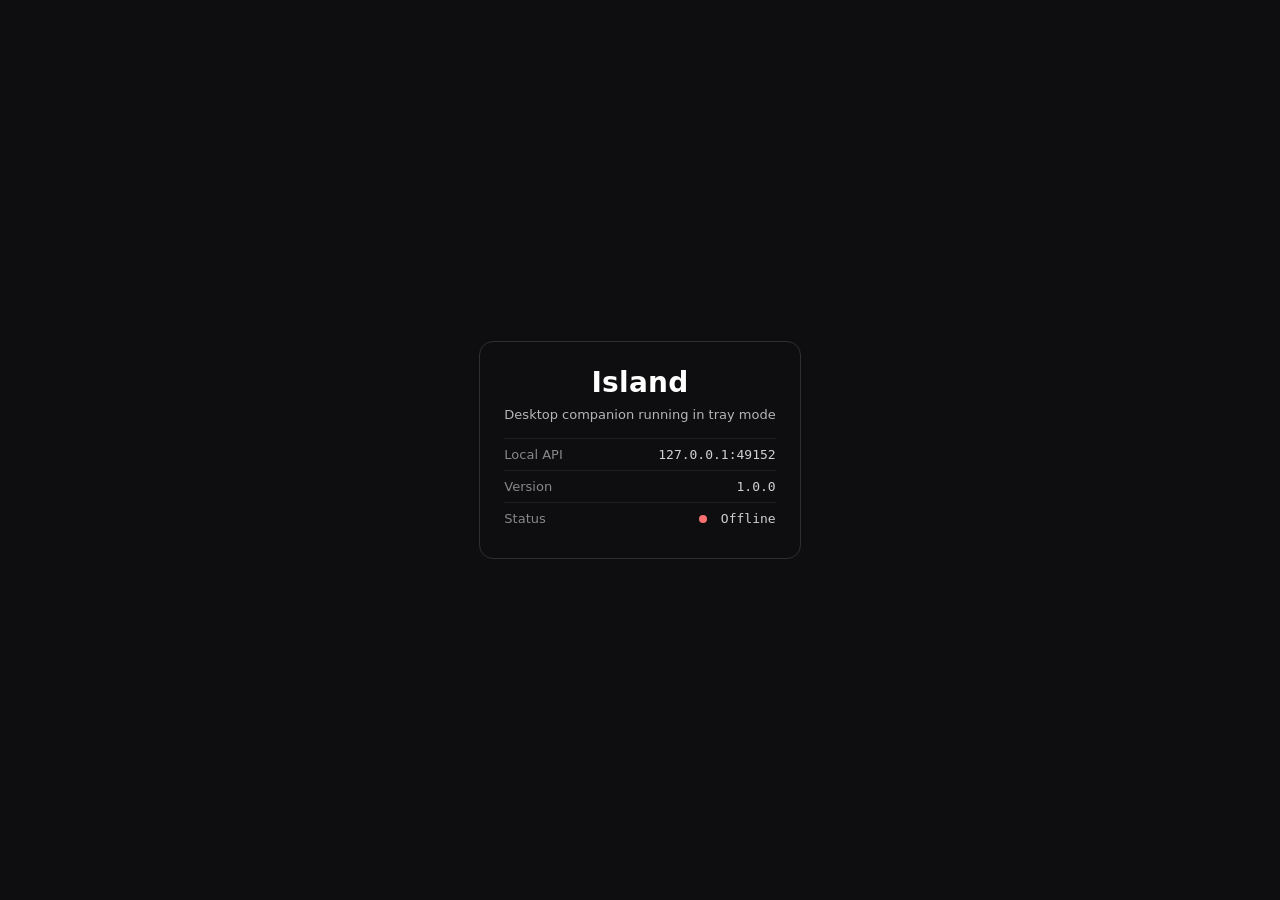
<file: app/src/index.html>
<!doctype html>
<html lang="en">
  <head>
    <meta charset="UTF-8" />
    <meta name="viewport" content="width=device-width, initial-scale=1.0" />
    <title>Island Desktop</title>
    <style>
      :root {
        color-scheme: dark;
      }
      * {
        box-sizing: border-box;
      }
      body {
        margin: 0;
        min-height: 100vh;
        display: grid;
        place-items: center;
        font-family: "IBM Plex Sans", "Segoe UI", system-ui, sans-serif;
        background: #0e0e10;
        color: #ffffff;
      }
      .card {
        border: 1px solid #2f2f33;
        border-radius: 14px;
        padding: 24px;
        max-width: 480px;
        text-align: center;
      }
      .logo {
        font-size: 28px;
        font-weight: 700;
        letter-spacing: 0.01em;
        margin-bottom: 8px;
      }
      .subtitle {
        color: #b5b5b5;
        font-size: 13px;
        margin: 0 0 16px;
      }
      .info-row {
        display: flex;
        justify-content: space-between;
        align-items: center;
        padding: 8px 0;
        border-top: 1px solid #1f1f23;
        font-size: 13px;
      }
      .info-label {
        color: #888;
      }
      .info-value {
        font-family: "SF Mono", "Fira Code", monospace;
        color: #d0d0d0;
      }
      .status-dot {
        display: inline-block;
        width: 8px;
        height: 8px;
        border-radius: 50%;
        margin-right: 6px;
      }
      .status-dot.online {
        background: #4ade80;
      }
      .status-dot.offline {
        background: #f87171;
      }
    </style>
  </head>
  <body>
    <div class="card">
      <div class="logo">Island</div>
      <p class="subtitle">Desktop companion running in tray mode</p>

      <div class="info-row">
        <span class="info-label">Local API</span>
        <span class="info-value">127.0.0.1:49152</span>
      </div>
      <div class="info-row">
        <span class="info-label">Version</span>
        <span id="version" class="info-value">1.0.0</span>
      </div>
      <div class="info-row">
        <span class="info-label">Status</span>
        <span id="api-status" class="info-value">
          <span class="status-dot" id="status-dot"></span>
          <span id="status-text">Checking…</span>
        </span>
      </div>
    </div>

    <script>
      async function checkApiStatus() {
        const dot = document.getElementById("status-dot");
        const text = document.getElementById("status-text");
        const versionEl = document.getElementById("version");
        try {
          const res = await fetch("http://127.0.0.1:49152/health");
          if (res.ok) {
            const data = await res.json();
            dot.className = "status-dot online";
            text.textContent = "Online";
            if (data.version) versionEl.textContent = data.version;
          } else {
            dot.className = "status-dot offline";
            text.textContent = "Error";
          }
        } catch {
          dot.className = "status-dot offline";
          text.textContent = "Offline";
        }
      }

      checkApiStatus();
      setInterval(checkApiStatus, 10000);
    </script>
  </body>
</html>
</file>
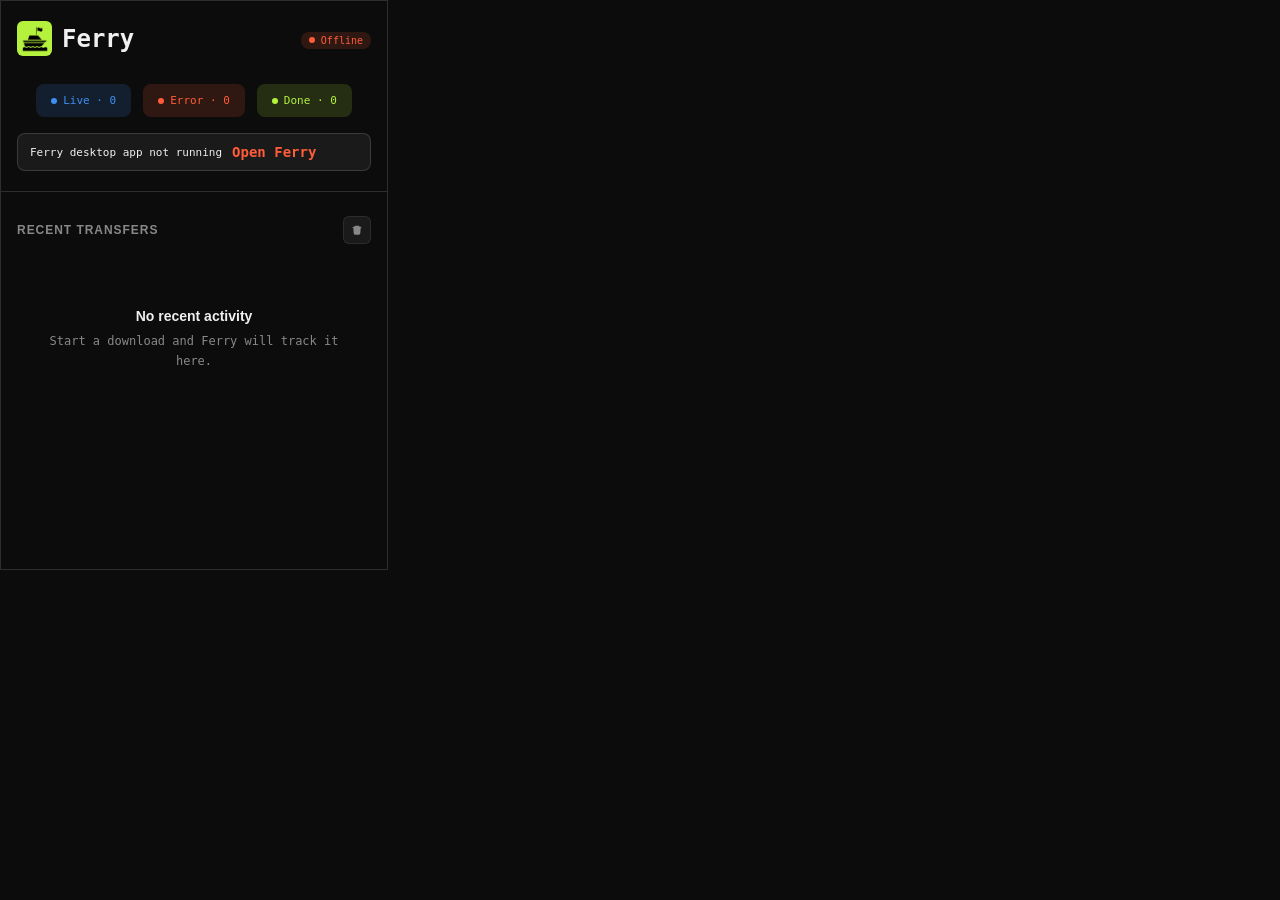
<file: extension/popup.html>
<!doctype html>
<html lang="en">
  <head>
    <meta charset="UTF-8" />
    <meta name="viewport" content="width=device-width, initial-scale=1.0" />
    <title>Ferry</title>
    <link rel="stylesheet" href="popup.css" />
  </head>
  <body>
    <main class="panel">
      <section class="top-slab">
        <div class="brand-row">
          <div class="brand-lockup">
            <div class="logo-after"><img src="./icons/extentionIcon.png" alt="icon not available"></div>
            <div class="brand-copy">
              <h1 class="name-after">Ferry</h1>
            </div>
          </div>
          <div class="brand-actions">
            <div class="status-after" id="status-pill-container">
              <div class="pill" id="status-pill">
                <div id="status-dot" class="pill-dot"></div>
                <span id="status-pill-text">Checking</span>
              </div>
            </div>
            <button id="open-settings" class="icon-btn" type="button" title="Open settings" aria-label="Open settings" style="display: none;">
              <svg viewBox="0 0 24 24" fill="none" xmlns="http://www.w3.org/2000/svg" stroke="currentColor" stroke-width="2" stroke-linecap="round" stroke-linejoin="round" class="header-settings-icon"><path d="M12.22 2h-.44a2 2 0 0 0-2 2v.18a2 2 0 0 1-1 1.73l-.43.25a2 2 0 0 1-2 0l-.15-.08a2 2 0 0 0-2.73.73l-.22.38a2 2 0 0 0 .73 2.73l.15.1a2 2 0 0 1 1 1.72v.51a2 2 0 0 1-1 1.74l-.15.09a2 2 0 0 0-.73 2.73l.22.38a2 2 0 0 0 2.73.73l.15-.08a2 2 0 0 1 2 0l.43.25a2 2 0 0 1 1 1.73V20a2 2 0 0 0 2 2h.44a2 2 0 0 0 2-2v-.18a2 2 0 0 1 1-1.73l.43-.25a2 2 0 0 1 2 0l.15.08a2 2 0 0 0 2.73-.73l.22-.39a2 2 0 0 0-.73-2.73l-.15-.08a2 2 0 0 1-1-1.74v-.5a2 2 0 0 1 1-1.74l.15-.09a2 2 0 0 0 .73-2.73l-.22-.38a2 2 0 0 0-2.73-.73l-.15.08a2 2 0 0 1-2 0l-.43-.25a2 2 0 0 1-1-1.73V4a2 2 0 0 0-2-2z"/><circle cx="12" cy="12" r="3"/></svg>
            </button>
          </div>
        </div>

        <section class="signal-row" aria-label="Live signals">
          <div class="pill pill-live" id="summary-active-pill" data-signal="active">
            <div class="pill-dot"></div>
            <span>Live · <span id="summary-active">0</span></span>
          </div>
          <div class="pill pill-error" id="summary-error-pill" data-signal="attention">
            <div class="pill-dot"></div>
            <span>Error · <span id="summary-error">0</span></span>
          </div>
          <div class="pill pill-done" id="summary-done-pill" data-signal="done">
            <div class="pill-dot"></div>
            <span>Done · <span id="summary-done">0</span></span>
          </div>
        </section>

        <div id="offline-banner" class="offline-banner" hidden>
          <div class="offline-banner-content">
            <span>Ferry desktop app not running</span>
            <div id="launch-app" class="launch-link">Open Ferry</div>
          </div>
        </div>
      </section>

      <section class="activity">
        <div class="activity-header">
          <div>
            <div class="activity-title">Recent transfers</div>
          </div>
          <div class="activity-actions">
            <button id="clear-activity" class="icon-btn" type="button" aria-label="Clear activity" title="Clear activity">
              <svg viewBox="0 0 20 20" aria-hidden="true">
                <path fill="currentColor" d="M7.25 3.75a.75.75 0 0 0-.75.75v.75H4.25a.75.75 0 0 0 0 1.5h.46l.58 8.06a2 2 0 0 0 2 1.86h5.42a2 2 0 0 0 2-1.86l.58-8.06h.46a.75.75 0 0 0 0-1.5H13.5V4.5a.75.75 0 0 0-.75-.75h-5.5Zm.75 1.5H12V5.25H8Zm-.74 2.5l.54 7.54a.5.5 0 0 0 .5.46h3.4a.5.5 0 0 0 .5-.46l.54-7.54H7.26Z" />
              </svg>
            </button>
          </div>
        </div>

        <div id="job-list" class="job-list">
          <div class="empty-state">
            <div class="empty-state-title">No recent activity</div>
            <div class="empty-state-copy">Start a transfer and Ferry will keep the deck in sync.</div>
          </div>
        </div>
      </section>
    </main>

    <script src="popup.js" type="module"></script>
  </body>
</html>
</file>
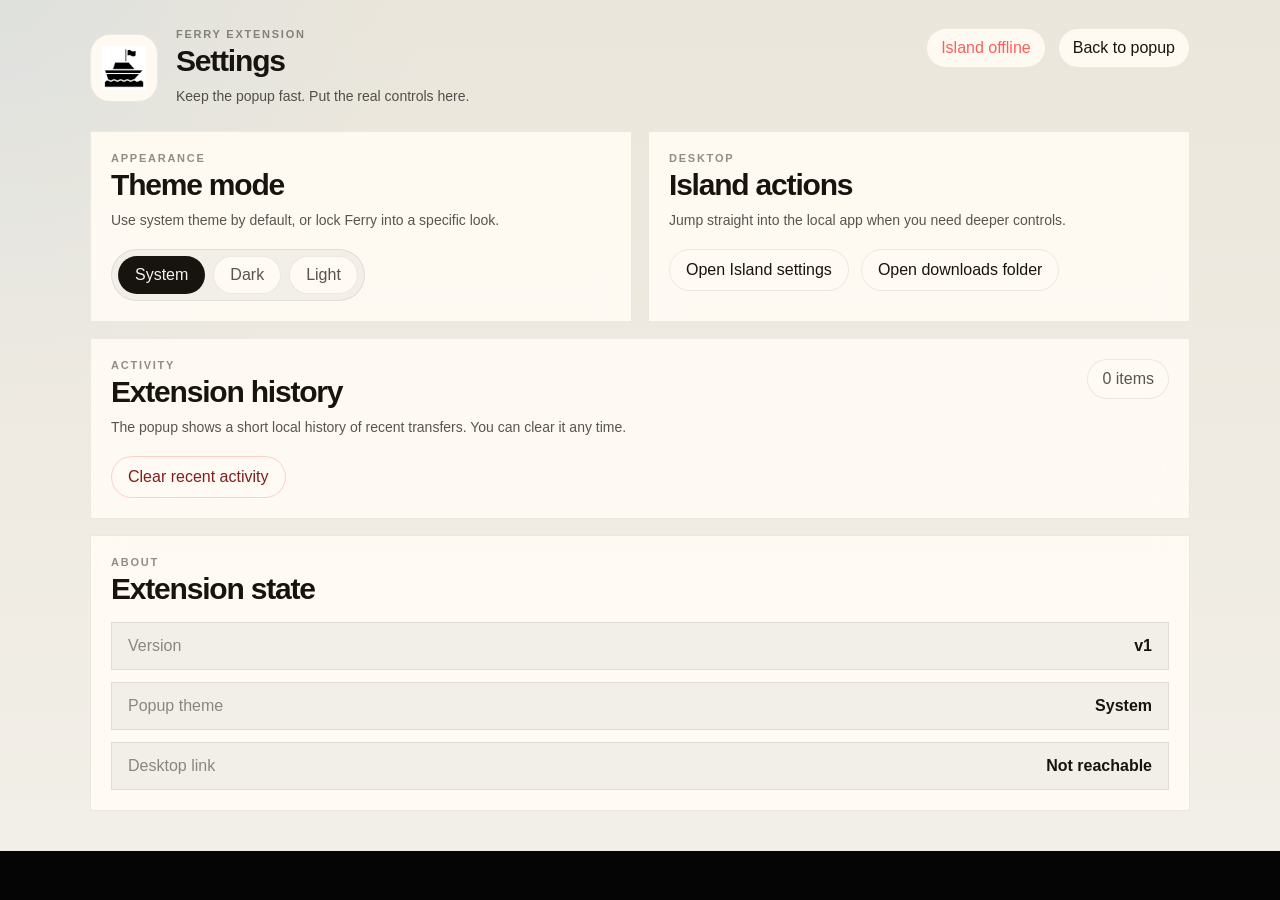
<file: extension/settings.html>
<!doctype html>
<html lang="en">
  <head>
    <meta charset="UTF-8" />
    <meta name="viewport" content="width=device-width, initial-scale=1.0" />
    <title>Ferry Settings</title>
    <link rel="stylesheet" href="settings.css" />
  </head>
  <body>
    <main class="settings-shell">
      <section class="settings-hero">
        <div class="hero-brand">
          <div class="hero-mark" aria-hidden="true">
            <img src="icons/icon128.png" alt="" class="hero-mark-image" />
          </div>
          <div class="hero-copy">
            <p class="eyebrow">Ferry extension</p>
            <h1>Settings</h1>
            <p class="hero-text">Keep the popup fast. Put the real controls here.</p>
          </div>
        </div>
        <div class="hero-side">
          <div id="settings-status" class="health-pill offline">Checking Island…</div>
          <button id="back-to-popup" class="ghost-btn" type="button">Back to popup</button>
        </div>
      </section>

      <section class="settings-grid">
        <article class="settings-card">
          <div class="card-head">
            <div>
              <p class="card-label">Appearance</p>
              <h2>Theme mode</h2>
            </div>
          </div>
          <p class="card-copy">Use system theme by default, or lock Ferry into a specific look.</p>
          <div class="segmented" role="radiogroup" aria-label="Theme mode">
            <button class="segment-btn" data-theme-mode="system" type="button">System</button>
            <button class="segment-btn" data-theme-mode="dark" type="button">Dark</button>
            <button class="segment-btn" data-theme-mode="light" type="button">Light</button>
          </div>
        </article>

        <article class="settings-card">
          <div class="card-head">
            <div>
              <p class="card-label">Desktop</p>
              <h2>Island actions</h2>
            </div>
          </div>
          <p class="card-copy">Jump straight into the local app when you need deeper controls.</p>
          <div class="action-stack">
            <button id="open-desktop-settings" class="action-btn" type="button">Open Island settings</button>
            <button id="open-desktop-downloads" class="action-btn" type="button">Open downloads folder</button>
          </div>
        </article>

        <article class="settings-card settings-card-wide">
          <div class="card-head">
            <div>
              <p class="card-label">Activity</p>
              <h2>Extension history</h2>
            </div>
            <div id="activity-count" class="badge-chip">0 items</div>
          </div>
          <p class="card-copy">The popup shows a short local history of recent transfers. You can clear it any time.</p>
          <div class="action-row">
            <button id="clear-extension-activity" class="action-btn danger-btn" type="button">Clear recent activity</button>
          </div>
        </article>

        <article class="settings-card settings-card-wide">
          <div class="card-head">
            <div>
              <p class="card-label">About</p>
              <h2>Extension state</h2>
            </div>
          </div>
          <div class="info-list">
            <div class="info-row">
              <span class="info-key">Version</span>
              <span id="extension-version" class="info-value">v1</span>
            </div>
            <div class="info-row">
              <span class="info-key">Popup theme</span>
              <span id="current-theme-mode" class="info-value">System</span>
            </div>
            <div class="info-row">
              <span class="info-key">Desktop link</span>
              <span id="desktop-link-state" class="info-value">Checking…</span>
            </div>
          </div>
        </article>
      </section>
    </main>

    <script src="settings.js" type="module"></script>
  </body>
</html>
</file>
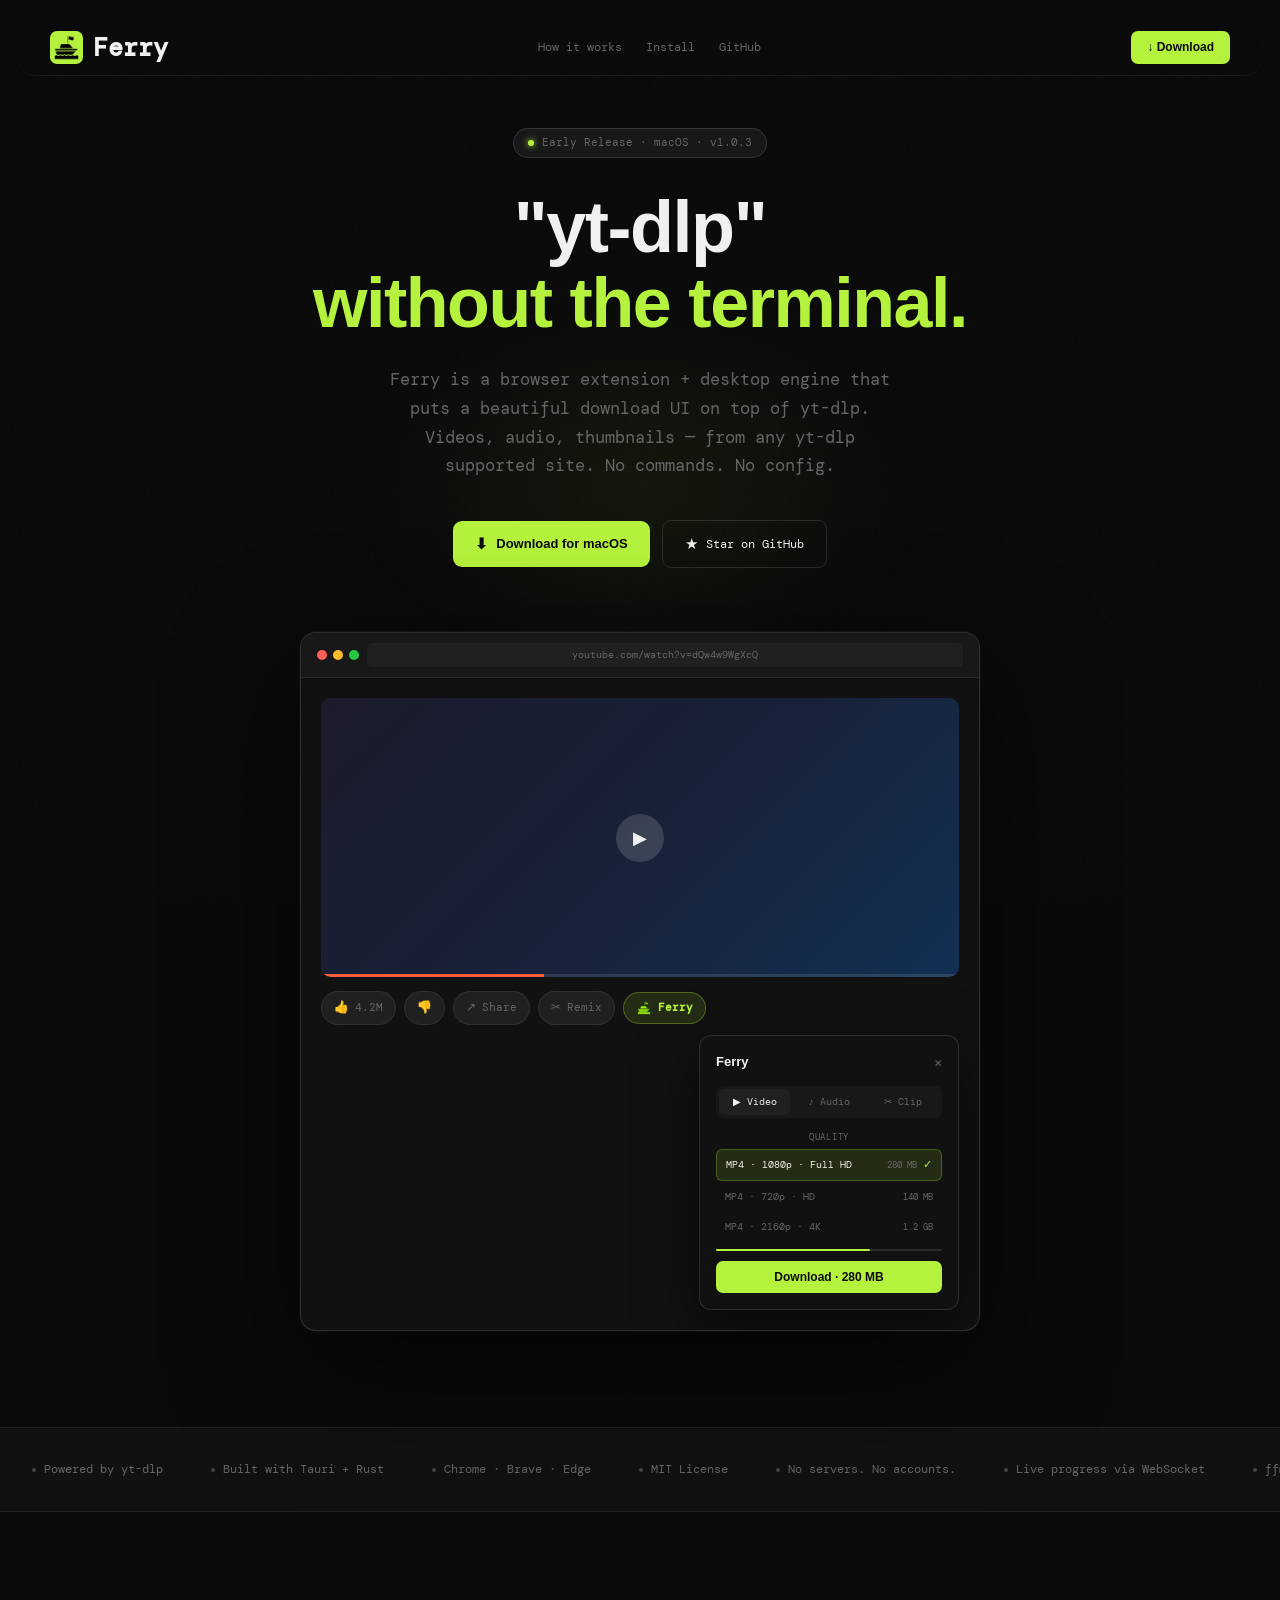
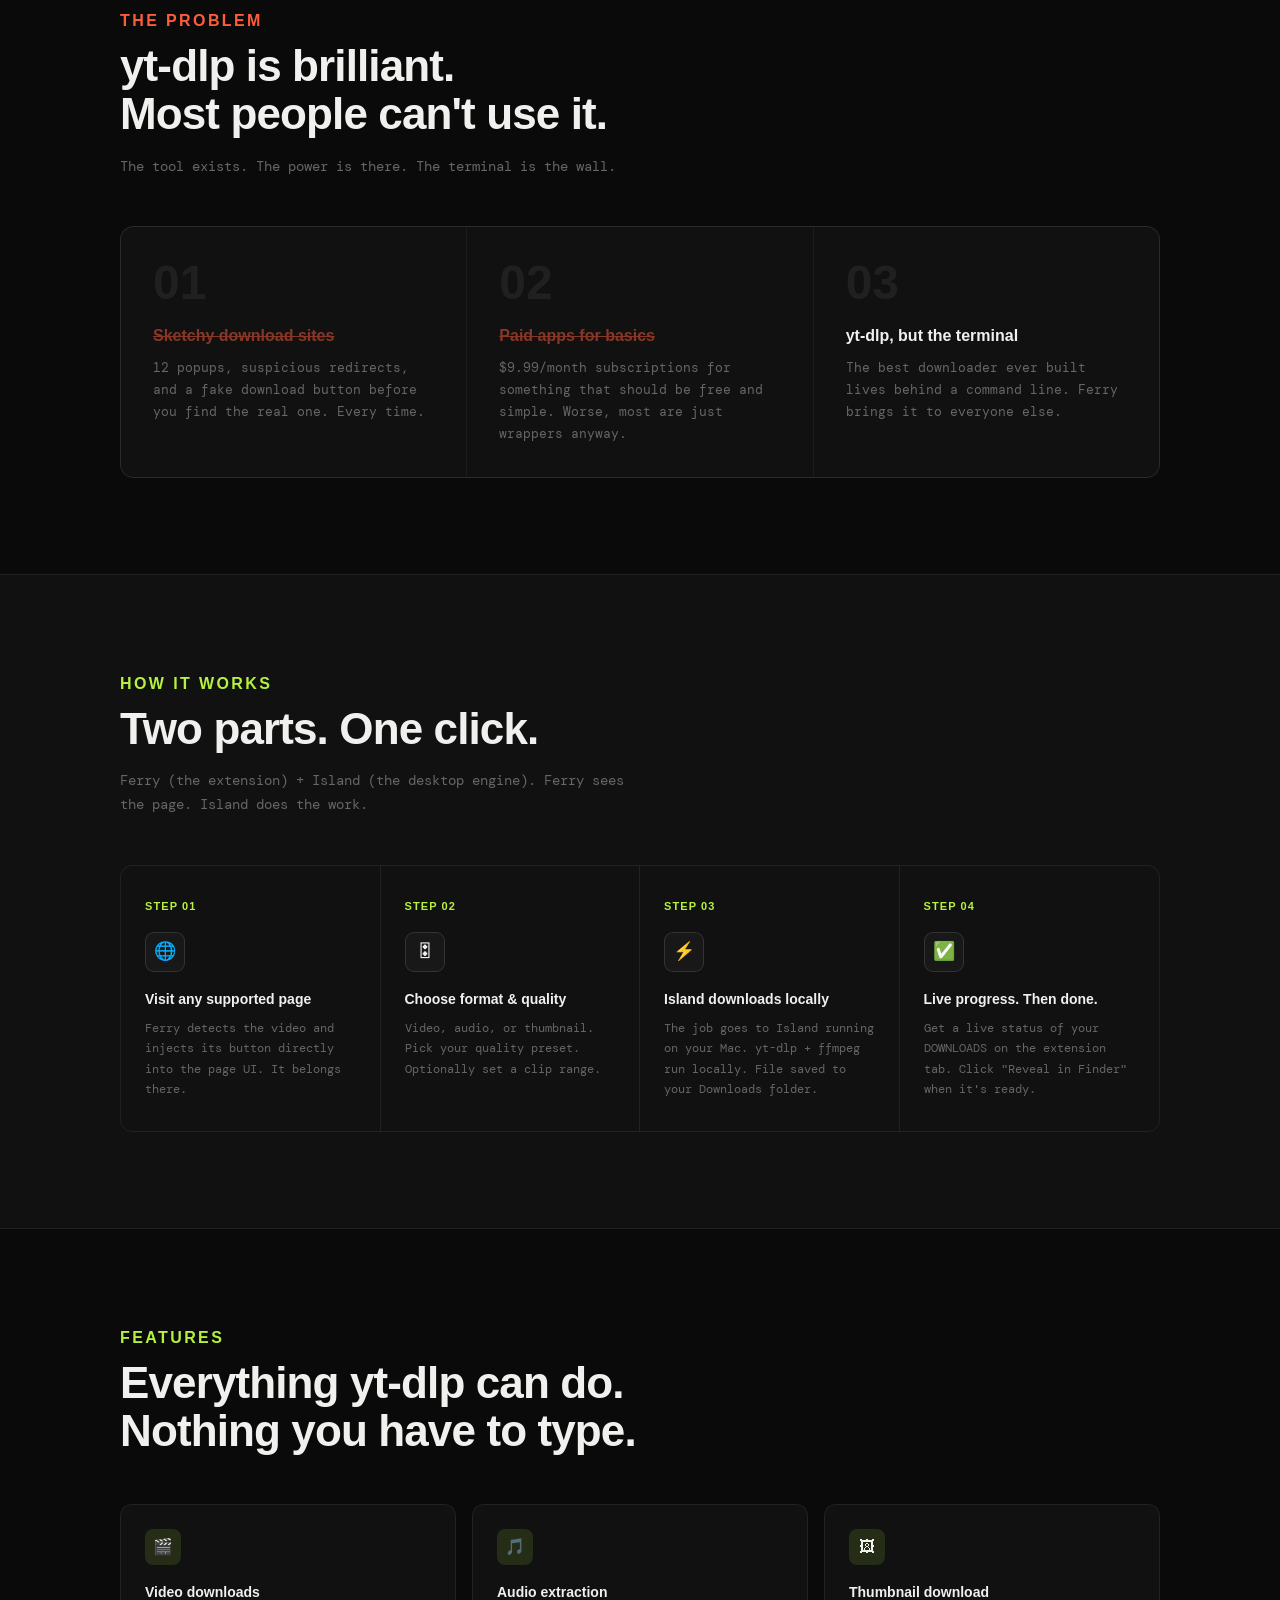
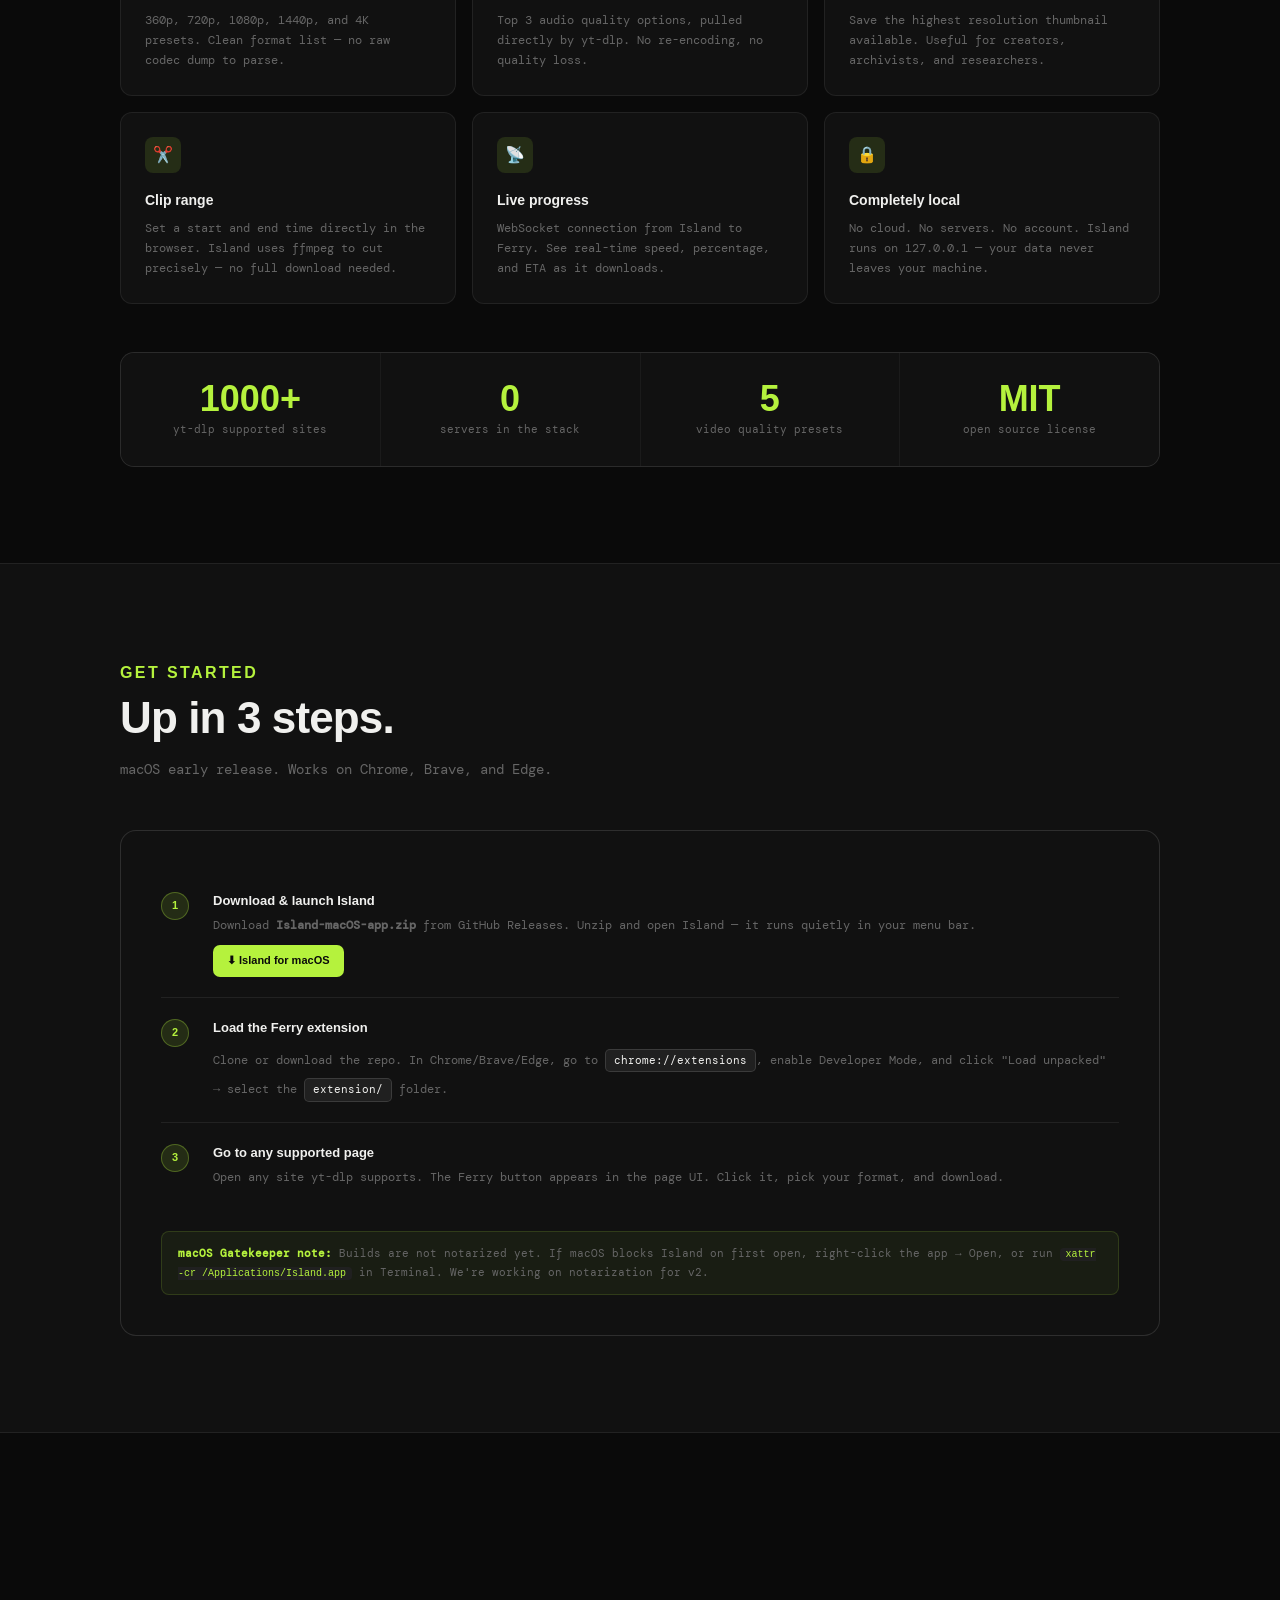
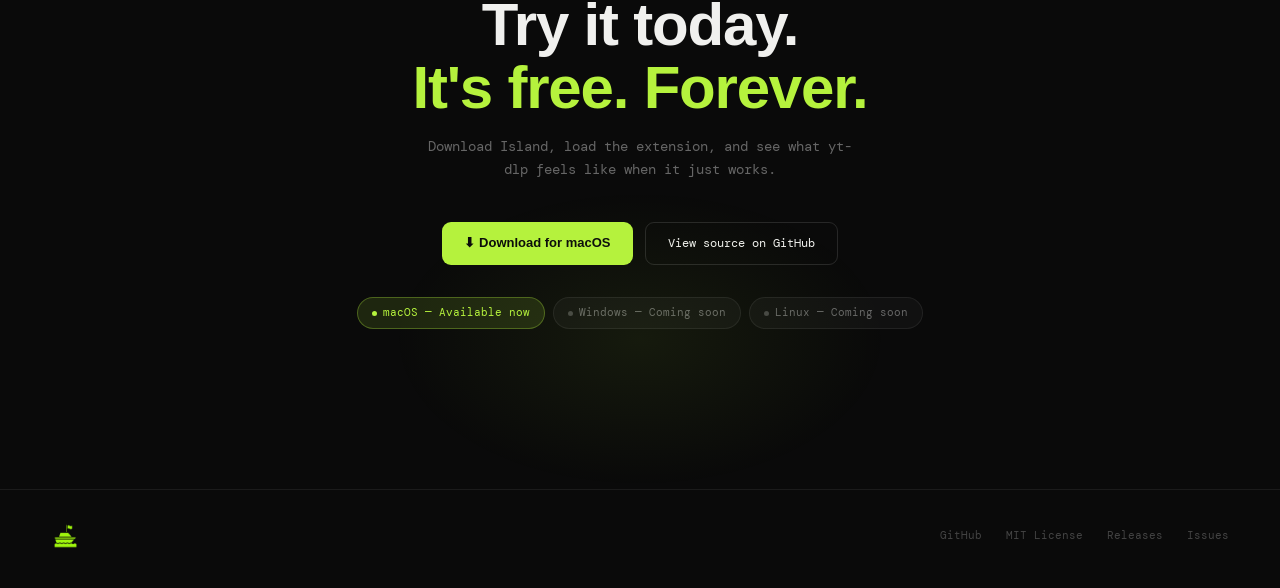
<file: Landing Page/home.html>
<!DOCTYPE html>
<html lang="en">
<head>
<meta charset="UTF-8">
<meta name="viewport" content="width=device-width, initial-scale=1.0">
<title>Ferry — yt-dlp, without the terminal</title>
<link rel="preconnect" href="https://fonts.googleapis.com">
<link href="https://fonts.googleapis.com/css2?family=Syne:wght@400;500;600;700;800&family=DM+Mono:ital,wght@0,400;0,500;1,400&display=swap" rel="stylesheet">
<link rel="stylesheet" href="home.css">
</head>
<body>

<!-- NAV -->
<nav>
  <a class="nav-logo" href="#">
    <!-- <div class="nav-logo-mark">F</div> -->
    <div class="nav-logo-mark"><img src="../extension/icons/extentionIcon.png" alt="icon not available"></div>
    Ferry
  </a>
  <div class="nav-links">
    <a href="#how">How it works</a>
    <a href="#install">Install</a>
    <a href="https://github.com/ignvaibhav/Ferry" target="_blank">GitHub</a>
  </div>
  <a class="nav-cta" href="https://github.com/ignvaibhav/Ferry/releases/tag/v1.0.3" target="_blank">↓ Download</a>
</nav>

<!-- HERO -->
<section class="hero">
  <div class="hero-glow"></div>
  <div class="hero-badge">
    <div class="hero-badge-dot"></div>
    Early Release · macOS · v1.0.3
  </div>
  <h1 class="hero-title">
    "yt-dlp"<br><span>without the terminal.</span>
  </h1>
  <p class="hero-sub">
    Ferry is a browser extension + desktop engine that puts a beautiful download UI on top of yt-dlp. Videos, audio, thumbnails — from any yt-dlp supported site. No commands. No config.
  </p>
  <div class="hero-actions">
    <a class="btn-primary" href="https://github.com/ignvaibhav/Ferry/releases/tag/v1.0.3" target="_blank">
      <span class="btn-icon">⬇</span> Download for macOS
    </a>
    <a class="btn-secondary" href="https://github.com/ignvaibhav/Ferry" target="_blank">
      <span class="btn-icon">★</span> Star on GitHub
    </a>
  </div>

  <!-- MOCKUP -->
  <div class="hero-mockup">
    <div class="mockup-bar">
      <div class="mockup-dots">
        <div class="dot dot-r"></div>
        <div class="dot dot-y"></div>
        <div class="dot dot-g"></div>
      </div>
      <div class="mockup-url">youtube.com/watch?v=dQw4w9WgXcQ</div>
    </div>
    <div class="mockup-body">
      <div class="fake-video">
        <div class="video-player">
          <div class="video-thumb-gradient"></div>
          <div class="video-play-icon">▶</div>
          <div class="video-progress"><div class="video-progress-fill"></div></div>
        </div>
        <div class="action-bar">
          <div class="yt-btn"><span class="yt-btn-icon">👍</span> 4.2M</div>
          <div class="yt-btn"><span class="yt-btn-icon">👎</span></div>
          <div class="yt-btn"><span class="yt-btn-icon">↗</span> Share</div>
          <div class="yt-btn"><span class="yt-btn-icon">✂</span> Remix</div>
          <div class="ferry-btn">
            <div class="ferry-logo-sm"><img src="../extension/icons/extentionIcon.png" alt=""></div>
            Ferry
          </div>
        </div>
        <div class="popup-wrapper">
          <div style="display:flex;justify-content:flex-end;">
            <div class="popup">
              <div class="popup-head">
                <div class="popup-title">Ferry</div>
                <div class="popup-close">×</div>
              </div>
              <div class="popup-tabs">
                <div class="ptab on">▶ Video</div>
                <div class="ptab">♪ Audio</div>
                <div class="ptab">✂ Clip</div>
              </div>
              <div class="q-label">Quality</div>
              <div class="q-item sel">
                <span>MP4 · 1080p · Full HD</span>
                <div style="display:flex;align-items:center;gap:6px">
                  <span class="q-sz">280 MB</span>
                  <span class="q-check">✓</span>
                </div>
              </div>
              <div class="q-item"><span>MP4 · 720p · HD</span><span class="q-sz">140 MB</span></div>
              <div class="q-item"><span>MP4 · 2160p · 4K</span><span class="q-sz">1.2 GB</span></div>
              <div class="prog-track"><div class="prog-fill" id="pf"></div></div>
              <button class="dl-button">Download · 280 MB</button>
            </div>
          </div>
        </div>
      </div>
    </div>
  </div>
</section>

<!-- TECH STRIP -->
<div class="tech-strip">
  <div class="tech-inner">
    <div class="tech-item"><div class="tech-dot"></div>Powered by yt-dlp</div>
    <div class="tech-item"><div class="tech-dot"></div>Built with Tauri + Rust</div>
    <div class="tech-item"><div class="tech-dot"></div>Chrome · Brave · Edge</div>
    <div class="tech-item"><div class="tech-dot"></div>MIT License</div>
    <div class="tech-item"><div class="tech-dot"></div>No servers. No accounts.</div>
    <div class="tech-item"><div class="tech-dot"></div>Live progress via WebSocket</div>
    <div class="tech-item"><div class="tech-dot"></div>ffmpeg bundled</div>
    <div class="tech-item"><div class="tech-dot"></div>Local-first · Private by design</div>
    <!-- duplicate for seamless scroll -->
    <div class="tech-item"><div class="tech-dot"></div>Powered by yt-dlp</div>
    <div class="tech-item"><div class="tech-dot"></div>Built with Tauri + Rust</div>
    <div class="tech-item"><div class="tech-dot"></div>Chrome · Brave · Edge</div>
    <div class="tech-item"><div class="tech-dot"></div>MIT License</div>
    <div class="tech-item"><div class="tech-dot"></div>No servers. No accounts.</div>
    <div class="tech-item"><div class="tech-dot"></div>Live progress via WebSocket</div>
    <div class="tech-item"><div class="tech-dot"></div>ffmpeg bundled</div>
    <div class="tech-item"><div class="tech-dot"></div>Local-first · Private by design</div>
  </div>
</div>

<!-- PROBLEM -->
<section>
  <div class="container">
    <div class="section-label" id="problem-label">The Problem</div>
    <h2 class="section-title">yt-dlp is brilliant.<br>Most people can't use it.</h2>
    <p class="section-sub">The tool exists. The power is there. The terminal is the wall.</p>
    <div class="problem-grid">
      <div class="problem-card">
        <div class="problem-num">01</div>
        <div class="problem-title"><span class="problem-strike">Sketchy download sites</span></div>
        <p class="problem-text">12 popups, suspicious redirects, and a fake download button before you find the real one. Every time.</p>
      </div>
      <div class="problem-card">
        <div class="problem-num">02</div>
        <div class="problem-title"><span class="problem-strike">Paid apps for basics</span></div>
        <p class="problem-text">$9.99/month subscriptions for something that should be free and simple. Worse, most are just wrappers anyway.</p>
      </div>
      <div class="problem-card">
        <div class="problem-num">03</div>
        <div class="problem-title">yt-dlp, but the terminal</div>
        <p class="problem-text">The best downloader ever built lives behind a command line. Ferry brings it to everyone else.</p>
      </div>
    </div>
  </div>
</section>

<!-- HOW IT WORKS -->
<section id="how" style="background:var(--s1);border-top:0.5px solid var(--border);border-bottom:0.5px solid var(--border)">
  <div class="container">
    <div class="section-label">How It Works</div>
    <h2 class="section-title">Two parts. One click.</h2>
    <p class="section-sub">Ferry (the extension) + Island (the desktop engine). Ferry sees the page. Island does the work.</p>
    <div class="flow" style="margin-top:3rem;border:0.5px solid var(--border);border-radius:12px;overflow:hidden">
      <div class="flow-step">
        <div class="step-num">STEP 01</div>
        <div class="step-icon">🌐</div>
        <div class="step-title">Visit any supported page</div>
        <p class="step-text">Ferry detects the video and injects its button directly into the page UI. It belongs there.</p>
      </div>
      <div class="flow-step">
        <div class="step-num">STEP 02</div>
        <div class="step-icon">🎛</div>
        <div class="step-title">Choose format & quality</div>
        <p class="step-text">Video, audio, or thumbnail. Pick your quality preset. Optionally set a clip range.</p>
      </div>
      <div class="flow-step">
        <div class="step-num">STEP 03</div>
        <div class="step-icon">⚡</div>
        <div class="step-title">Island downloads locally</div>
        <p class="step-text">The job goes to Island running on your Mac. yt-dlp + ffmpeg run locally. File saved to your Downloads folder.</p>
      </div>
      <div class="flow-step">
        <div class="step-num">STEP 04</div>
        <div class="step-icon">✅</div>
        <div class="step-title">Live progress. Then done.</div>
        <p class="step-text">Get a live status of your DOWNLOADS on the extension tab. Click "Reveal in Finder" when it's ready.</p>
      </div>
    </div>
  </div>
</section>

<!-- FEATURES -->
<section>
  <div class="container">
    <div class="section-label">Features</div>
    <h2 class="section-title">Everything yt-dlp can do.<br>Nothing you have to type.</h2>
    <div class="features-grid">
      <div class="feature-card">
        <div class="feat-icon">🎬</div>
        <div class="feat-title">Video downloads</div>
        <p class="feat-text">360p, 720p, 1080p, 1440p, and 4K presets. Clean format list — no raw codec dump to parse.</p>
      </div>
      <div class="feature-card">
        <div class="feat-icon">🎵</div>
        <div class="feat-title">Audio extraction</div>
        <p class="feat-text">Top 3 audio quality options, pulled directly by yt-dlp. No re-encoding, no quality loss.</p>
      </div>
      <div class="feature-card">
        <div class="feat-icon">🖼</div>
        <div class="feat-title">Thumbnail download</div>
        <p class="feat-text">Save the highest resolution thumbnail available. Useful for creators, archivists, and researchers.</p>
      </div>
      <div class="feature-card">
        <div class="feat-icon">✂️</div>
        <div class="feat-title">Clip range</div>
        <p class="feat-text">Set a start and end time directly in the browser. Island uses ffmpeg to cut precisely — no full download needed.</p>
      </div>
      <div class="feature-card">
        <div class="feat-icon">📡</div>
        <div class="feat-title">Live progress</div>
        <p class="feat-text">WebSocket connection from Island to Ferry. See real-time speed, percentage, and ETA as it downloads.</p>
      </div>
      <div class="feature-card">
        <div class="feat-icon">🔒</div>
        <div class="feat-title">Completely local</div>
        <p class="feat-text">No cloud. No servers. No account. Island runs on 127.0.0.1 — your data never leaves your machine.</p>
      </div>
    </div>

    <!-- STATS -->
    <div class="stats-row">
      <div class="stat-cell">
        <div class="stat-num">1000+</div>
        <div class="stat-label">yt-dlp supported sites</div>
      </div>
      <div class="stat-cell">
        <div class="stat-num">0</div>
        <div class="stat-label">servers in the stack</div>
      </div>
      <div class="stat-cell">
        <div class="stat-num">5</div>
        <div class="stat-label">video quality presets</div>
      </div>
      <div class="stat-cell">
        <div class="stat-num">MIT</div>
        <div class="stat-label">open source license</div>
      </div>
    </div>
  </div>
</section>

<!-- INSTALL -->
<section id="install" style="background:var(--s1);border-top:0.5px solid var(--border);border-bottom:0.5px solid var(--border)">
  <div class="container">
    <div class="section-label">Get Started</div>
    <h2 class="section-title">Up in 3 steps.</h2>
    <p class="section-sub">macOS early release. Works on Chrome, Brave, and Edge.</p>

    <div class="install-box">
      <div class="install-steps">
        <div class="install-step">
          <div class="step-circle">1</div>
          <div>
            <div class="install-title">Download & launch Island</div>
            <div class="install-sub">Download <strong>Island-macOS-app.zip</strong> from GitHub Releases. Unzip and open Island — it runs quietly in your menu bar.</div>
            <a href="https://github.com/ignvaibhav/Ferry/releases/tag/v1.0.3" target="_blank" style="display:inline-flex;align-items:center;gap:6px;margin-top:10px;background:var(--accent);color:#0a0a0a;font-family:var(--display);font-size:11px;font-weight:700;padding:7px 14px;border-radius:7px;text-decoration:none">⬇ Island for macOS</a>
          </div>
        </div>
        <div class="install-step">
          <div class="step-circle">2</div>
          <div>
            <div class="install-title">Load the Ferry extension</div>
            <div class="install-sub">
              Clone or download the repo. In Chrome/Brave/Edge, go to <span class="code-chip">chrome://extensions</span>, enable Developer Mode, and click "Load unpacked" → select the <span class="code-chip">extension/</span> folder.
            </div>
          </div>
        </div>
        <div class="install-step">
          <div class="step-circle">3</div>
          <div>
            <div class="install-title">Go to any supported page</div>
            <div class="install-sub">Open any site yt-dlp supports. The Ferry button appears in the page UI. Click it, pick your format, and download.</div>
          </div>
        </div>
      </div>
      <div class="gatekeeper-note">
        <strong style="color:var(--accent)">macOS Gatekeeper note:</strong> Builds are not notarized yet. If macOS blocks Island on first open, right-click the app → Open, or run <code>xattr -cr /Applications/Island.app</code> in Terminal. We're working on notarization for v2.
      </div>
    </div>
  </div>
</section>

<!-- OPEN SOURCE 
<section>
  <div class="container">
    <div class="os-block">
      <div class="os-left">
        <div class="os-title">Fully open source.</div>
        <div class="os-sub">Ferry + Island are MIT licensed. No telemetry. No analytics. No hidden calls home. Read the code, fork it, make it yours.</div>
        <div class="os-badges">
          <span class="badge badge-accent">MIT License</span>
          <span class="badge">Rust + JavaScript</span>
          <span class="badge">Tauri v2</span>
          <span class="badge">yt-dlp</span>
          <span class="badge">ffmpeg bundled</span>
        </div>
      </div>
      <a class="github-btn" href="https://github.com/ignvaibhav/Ferry" target="_blank">
        <svg width="16" height="16" viewBox="0 0 24 24" fill="currentColor"><path d="M12 0c-6.626 0-12 5.373-12 12 0 5.302 3.438 9.8 8.207 11.387.599.111.793-.261.793-.577v-2.234c-3.338.726-4.033-1.416-4.033-1.416-.546-1.387-1.333-1.756-1.333-1.756-1.089-.745.083-.729.083-.729 1.205.084 1.839 1.237 1.839 1.237 1.07 1.834 2.807 1.304 3.492.997.107-.775.418-1.305.762-1.604-2.665-.305-5.467-1.334-5.467-5.931 0-1.311.469-2.381 1.236-3.221-.124-.303-.535-1.524.117-3.176 0 0 1.008-.322 3.301 1.23.957-.266 1.983-.399 3.003-.404 1.02.005 2.047.138 3.006.404 2.291-1.552 3.297-1.23 3.297-1.23.653 1.653.242 2.874.118 3.176.77.84 1.235 1.911 1.235 3.221 0 4.609-2.807 5.624-5.479 5.921.43.372.823 1.102.823 2.222v3.293c0 .319.192.694.801.576 4.765-1.589 8.199-6.086 8.199-11.386 0-6.627-5.373-12-12-12z"/></svg>
        View on GitHub
      </a>
    </div>
  </div>
</section> -->

<!-- FINAL CTA -->
<section class="cta-section">
  <div class="cta-glow"></div>
  <h2 class="cta-title">Try it today.<br><span style="color:var(--accent)">It's free. Forever.</span></h2>
  <p class="cta-sub">Download Island, load the extension, and see what yt-dlp feels like when it just works.</p>
  <div style="display:flex;align-items:center;justify-content:center;gap:12px;flex-wrap:wrap">
    <a class="btn-primary" href="https://github.com/ignvaibhav/Ferry/releases/tag/v1.0.3" target="_blank">
      ⬇ Download for macOS
    </a>
    <a class="btn-secondary" href="https://github.com/ignvaibhav/Ferry" target="_blank">
      View source on GitHub
    </a>
  </div>
  <div class="platform-row">
    <div class="platform-pill platform-active">
      <div class="platform-dot" style="background:var(--accent)"></div>
      macOS — Available now
    </div>
    <div class="platform-pill">
      <div class="platform-dot" style="background:var(--muted2)"></div>
      Windows — Coming soon
    </div>
    <div class="platform-pill">
      <div class="platform-dot" style="background:var(--muted2)"></div>
      Linux — Coming soon
    </div>
  </div>
</section>

<!-- FOOTER -->
<footer>
  <a class="footer-logo" href="#">
    <div class="ferry-logo-sm"><img src="../extension/icons/extentionIcon.png" alt=""></div>
  </a>
  <div class="footer-links">
    <a href="https://github.com/ignvaibhav/Ferry" target="_blank">GitHub</a>
    <a href="https://github.com/ignvaibhav/Ferry/blob/master/LICENSE" target="_blank">MIT License</a>
    <a href="https://github.com/ignvaibhav/Ferry/releases" target="_blank">Releases</a>
    <a href="https://github.com/ignvaibhav/Ferry/issues" target="_blank">Issues</a>
  </div>
  <!-- <div style="font-size:11px;color:var(--muted2)">Built with Tauri · Rust · yt-dlp</div> -->
</footer>

<script src="home.js"></script>
</body>
</html>
</file>
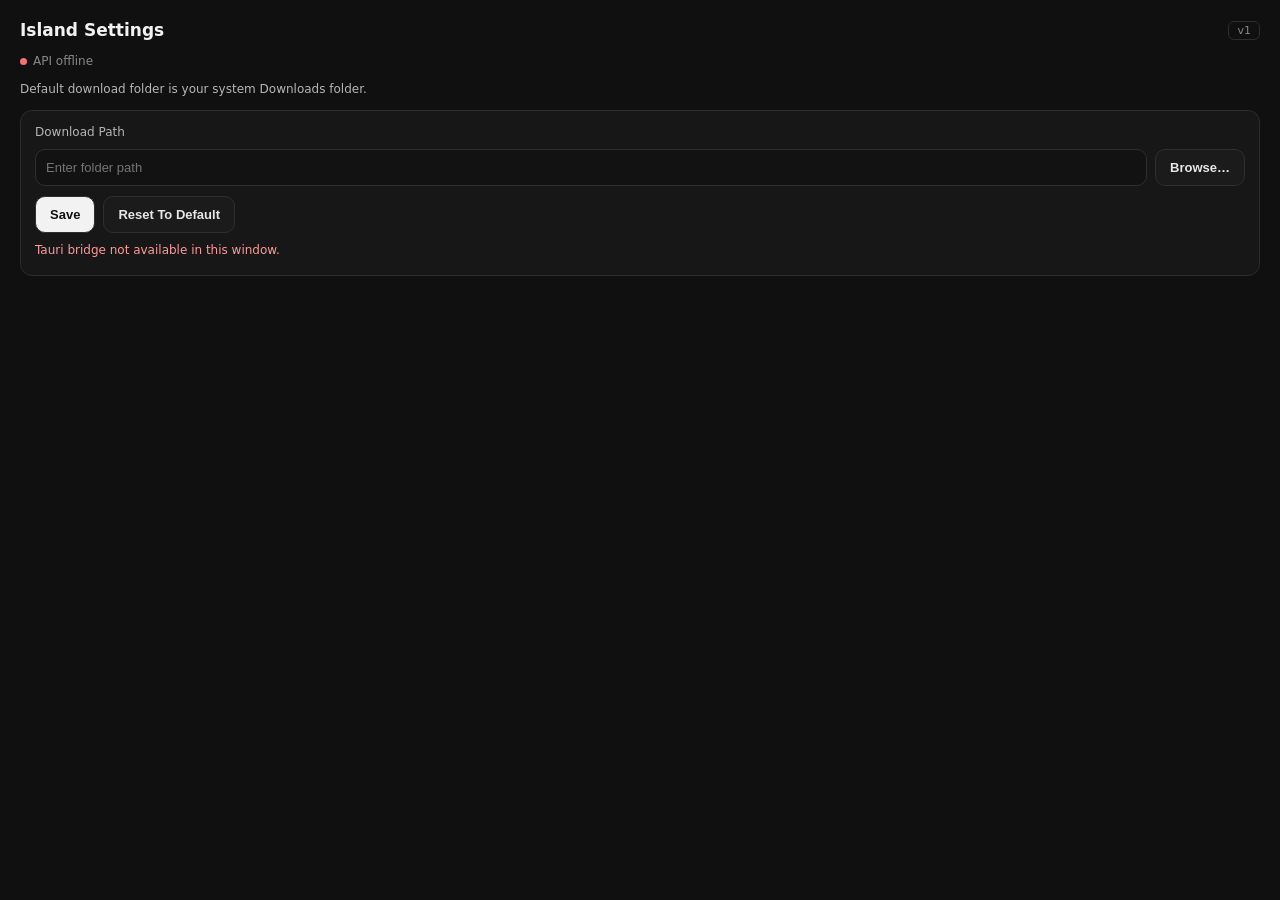
<file: app/src/settings.html>
<!doctype html>
<html lang="en">
  <head>
    <meta charset="UTF-8" />
    <meta name="viewport" content="width=device-width, initial-scale=1.0" />
    <title>Island Settings</title>
    <style>
      :root {
        color-scheme: dark;
      }
      * {
        box-sizing: border-box;
      }
      body {
        margin: 0;
        font-family: "IBM Plex Sans", "Segoe UI", system-ui, sans-serif;
        background: #101010;
        color: #f2f2f2;
      }
      main {
        padding: 20px;
        display: grid;
        gap: 14px;
      }
      .header {
        display: flex;
        align-items: center;
        justify-content: space-between;
      }
      h1 {
        margin: 0;
        font-size: 17px;
        font-weight: 650;
      }
      .version-badge {
        font-size: 11px;
        color: #888;
        border: 1px solid #2d2d2d;
        border-radius: 6px;
        padding: 2px 8px;
      }
      .muted {
        color: #b6b6b6;
        font-size: 12px;
      }
      .card {
        border: 1px solid #2d2d2d;
        border-radius: 12px;
        background: #171717;
        padding: 14px;
        display: grid;
        gap: 10px;
      }
      input {
        width: 100%;
        border: 1px solid #2f2f2f;
        border-radius: 10px;
        padding: 10px;
        background: #121212;
        color: #f2f2f2;
        font-size: 13px;
      }
      .row {
        display: flex;
        gap: 8px;
      }
      button {
        border: 1px solid #2f2f2f;
        border-radius: 10px;
        padding: 10px 14px;
        background: #f2f2f2;
        color: #111;
        cursor: pointer;
        font-weight: 600;
        font-size: 13px;
        transition: opacity 0.15s ease;
      }
      button:hover {
        opacity: 0.9;
      }
      button.secondary {
        background: #1b1b1b;
        color: #e7e7e7;
      }
      #message {
        min-height: 18px;
        font-size: 12px;
      }
      .status-row {
        display: flex;
        align-items: center;
        gap: 6px;
        font-size: 12px;
        color: #888;
      }
      .status-dot {
        width: 7px;
        height: 7px;
        border-radius: 50%;
      }
      .status-dot.online {
        background: #4ade80;
      }
      .status-dot.offline {
        background: #f87171;
      }
    </style>
  </head>
  <body>
    <main>
      <div class="header">
        <h1>Island Settings</h1>
        <span id="version-badge" class="version-badge">v1</span>
      </div>
      <div class="status-row">
        <span id="status-dot" class="status-dot"></span>
        <span id="status-text">Checking API…</span>
      </div>
      <div class="muted">Default download folder is your system Downloads folder.</div>

      <div class="card">
        <label class="muted" for="download-path">Download Path</label>
        <div class="row">
          <input id="download-path" type="text" placeholder="Enter folder path" />
          <button id="browse-btn" class="secondary">Browse…</button>
        </div>
        <div class="row">
          <button id="save-btn">Save</button>
          <button id="reset-btn" class="secondary">Reset To Default</button>
        </div>
        <div id="message" class="muted"></div>
      </div>
    </main>

    <script>
      const invoke =
        window.__TAURI__?.core?.invoke ||
        window.__TAURI_INTERNALS__?.invoke ||
        null;
      const pathInput = document.getElementById("download-path");
      const browseBtn = document.getElementById("browse-btn");
      const saveBtn = document.getElementById("save-btn");
      const resetBtn = document.getElementById("reset-btn");
      const message = document.getElementById("message");
      const statusDot = document.getElementById("status-dot");
      const statusText = document.getElementById("status-text");
      const versionBadge = document.getElementById("version-badge");

      function setMessage(text, isError = false) {
        message.textContent = text;
        message.style.color = isError ? "#ff9a9a" : "#b6b6b6";
      }

      async function checkApiStatus() {
        try {
          const res = await fetch("http://127.0.0.1:49152/health");
          if (res.ok) {
            const data = await res.json();
            statusDot.className = "status-dot online";
            statusText.textContent = "API online";
            if (data.version) versionBadge.textContent = `v${data.version}`;
          } else {
            statusDot.className = "status-dot offline";
            statusText.textContent = "API error";
          }
        } catch {
          statusDot.className = "status-dot offline";
          statusText.textContent = "API offline";
        }
      }

      async function loadSettings() {
        if (!invoke) {
          setMessage("Tauri bridge not available in this window.", true);
          return;
        }
        try {
          const data = await invoke("get_download_settings");
          pathInput.value = data.current_download_dir || data.default_download_dir || "";
          setMessage(`Default: ${data.default_download_dir}`);
        } catch (error) {
          setMessage(String(error || "Failed to load settings"), true);
        }
      }

      saveBtn.addEventListener("click", async () => {
        const path = pathInput.value.trim();
        if (!path) {
          setMessage("Download path cannot be empty.", true);
          return;
        }
        try {
          if (!invoke) throw new Error("Tauri bridge not available");
          const data = await invoke("set_download_directory", { path });
          pathInput.value = data.current_download_dir;
          setMessage("Download path updated.");
        } catch (error) {
          setMessage(String(error || "Failed to save path"), true);
        }
      });

      browseBtn.addEventListener("click", async () => {
        try {
          if (!invoke) throw new Error("Tauri bridge not available");
          const selected = await invoke("browse_download_directory", {
            currentPath: pathInput.value.trim() || null,
          });
          if (selected) {
            pathInput.value = selected;
            setMessage("Folder selected.");
          }
        } catch (error) {
          setMessage(String(error || "Failed to browse folder"), true);
        }
      });

      resetBtn.addEventListener("click", async () => {
        try {
          if (!invoke) throw new Error("Tauri bridge not available");
          const data = await invoke("reset_download_directory");
          pathInput.value = data.current_download_dir;
          setMessage(`Using default: ${data.default_download_dir}`);
        } catch (error) {
          setMessage(String(error || "Failed to reset path"), true);
        }
      });

      loadSettings();
      checkApiStatus();
      setInterval(checkApiStatus, 10000);
    </script>
  </body>
</html>
</file>
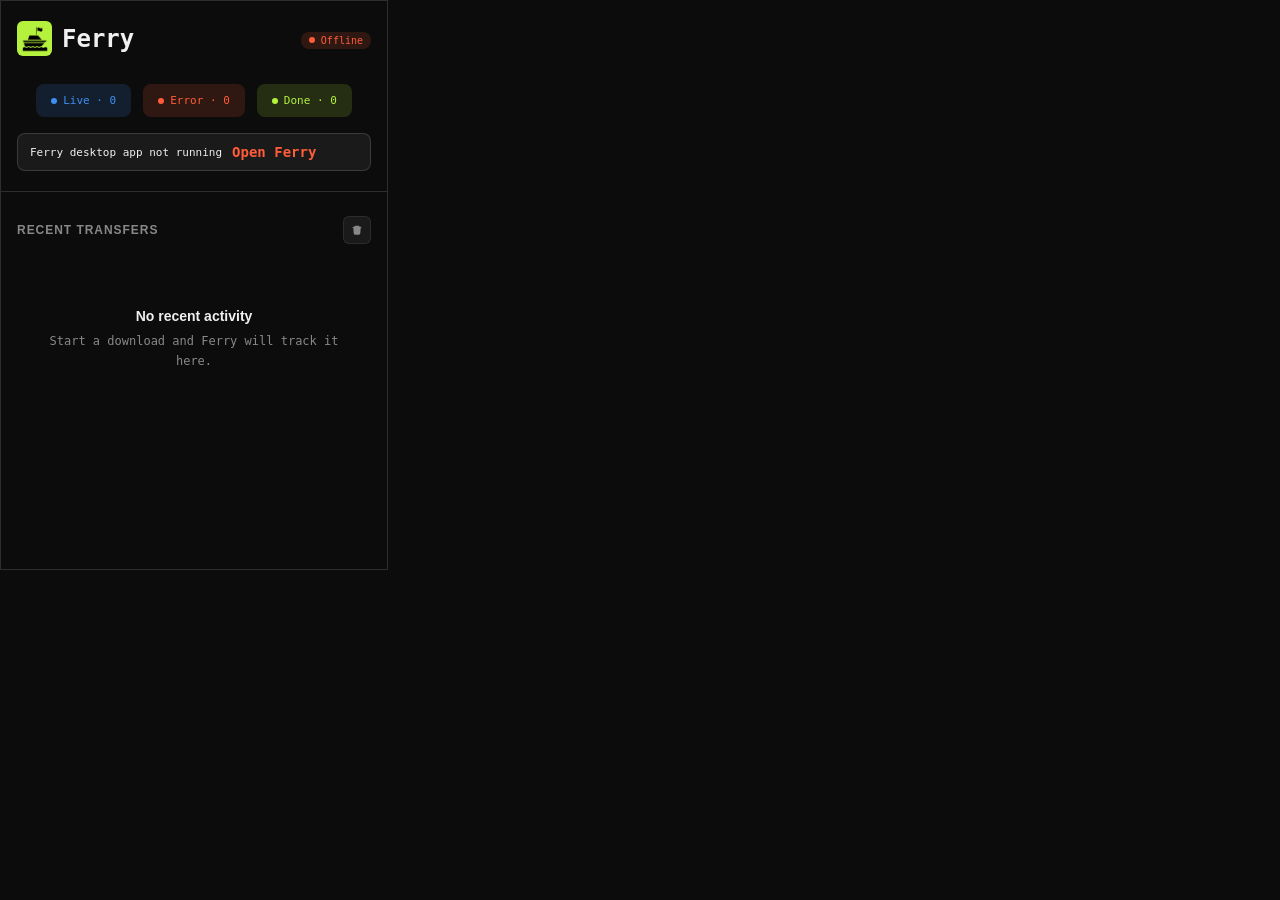
<file: extension/popup/popup.html>
<!doctype html>
<html lang="en">
  <head>
    <meta charset="UTF-8" />
    <meta name="viewport" content="width=device-width, initial-scale=1.0" />
    <title>Ferry</title>
    <link rel="stylesheet" href="popup.css" />
  </head>
  <body>
    <main class="panel">
      <section class="top-slab">
        <div class="brand-row">
          <div class="brand-lockup">
            <div class="logo-after"><img src="../icons/extentionIcon.png" alt="icon not available"></div>
            <div class="brand-copy">
              <h1 class="name-after">Ferry</h1>
            </div>
          </div>
          <div class="brand-actions">
            <div class="status-after" id="status-pill-container">
              <div class="pill" id="status-pill">
                <div id="status-dot" class="pill-dot"></div>
                <span id="status-pill-text">Checking</span>
              </div>
            </div>
            <button id="open-settings" class="icon-btn" type="button" title="Open settings" aria-label="Open settings" style="display: none;">
              <svg viewBox="0 0 24 24" fill="none" xmlns="http://www.w3.org/2000/svg" stroke="currentColor" stroke-width="2" stroke-linecap="round" stroke-linejoin="round" class="header-settings-icon"><path d="M12.22 2h-.44a2 2 0 0 0-2 2v.18a2 2 0 0 1-1 1.73l-.43.25a2 2 0 0 1-2 0l-.15-.08a2 2 0 0 0-2.73.73l-.22.38a2 2 0 0 0 .73 2.73l.15.1a2 2 0 0 1 1 1.72v.51a2 2 0 0 1-1 1.74l-.15.09a2 2 0 0 0-.73 2.73l.22.38a2 2 0 0 0 2.73.73l.15-.08a2 2 0 0 1 2 0l.43.25a2 2 0 0 1 1 1.73V20a2 2 0 0 0 2 2h.44a2 2 0 0 0 2-2v-.18a2 2 0 0 1 1-1.73l.43-.25a2 2 0 0 1 2 0l.15.08a2 2 0 0 0 2.73-.73l.22-.39a2 2 0 0 0-.73-2.73l-.15-.08a2 2 0 0 1-1-1.74v-.5a2 2 0 0 1 1-1.74l.15-.09a2 2 0 0 0 .73-2.73l-.22-.38a2 2 0 0 0-2.73-.73l-.15.08a2 2 0 0 1-2 0l-.43-.25a2 2 0 0 1-1-1.73V4a2 2 0 0 0-2-2z"/><circle cx="12" cy="12" r="3"/></svg>
            </button>
          </div>
        </div>

        <section class="signal-row" aria-label="Live signals">
          <div class="pill pill-live" id="summary-active-pill" data-signal="active">
            <div class="pill-dot"></div>
            <span>Live · <span id="summary-active">0</span></span>
          </div>
          <div class="pill pill-error" id="summary-error-pill" data-signal="attention">
            <div class="pill-dot"></div>
            <span>Error · <span id="summary-error">0</span></span>
          </div>
          <div class="pill pill-done" id="summary-done-pill" data-signal="done">
            <div class="pill-dot"></div>
            <span>Done · <span id="summary-done">0</span></span>
          </div>
        </section>

        <div id="offline-banner" class="offline-banner" hidden>
          <div class="offline-banner-content">
            <span>Ferry desktop app not running</span>
            <div id="launch-app" class="launch-link">Open Ferry</div>
          </div>
        </div>
      </section>

      <section class="activity">
        <div class="activity-header">
          <div>
            <div class="activity-title">Recent transfers</div>
          </div>
          <div class="activity-actions">
            <button id="clear-activity" class="icon-btn" type="button" aria-label="Clear activity" title="Clear activity">
              <svg viewBox="0 0 20 20" aria-hidden="true">
                <path fill="currentColor" d="M7.25 3.75a.75.75 0 0 0-.75.75v.75H4.25a.75.75 0 0 0 0 1.5h.46l.58 8.06a2 2 0 0 0 2 1.86h5.42a2 2 0 0 0 2-1.86l.58-8.06h.46a.75.75 0 0 0 0-1.5H13.5V4.5a.75.75 0 0 0-.75-.75h-5.5Zm.75 1.5H12V5.25H8Zm-.74 2.5l.54 7.54a.5.5 0 0 0 .5.46h3.4a.5.5 0 0 0 .5-.46l.54-7.54H7.26Z" />
              </svg>
            </button>
          </div>
        </div>

        <div id="job-list" class="job-list">
          <div class="empty-state">
            <div class="empty-state-title">No recent activity</div>
            <div class="empty-state-copy">Start a transfer and Ferry will keep the deck in sync.</div>
          </div>
        </div>
      </section>
    </main>

    <script src="popup.js" type="module"></script>
  </body>
</html>
</file>
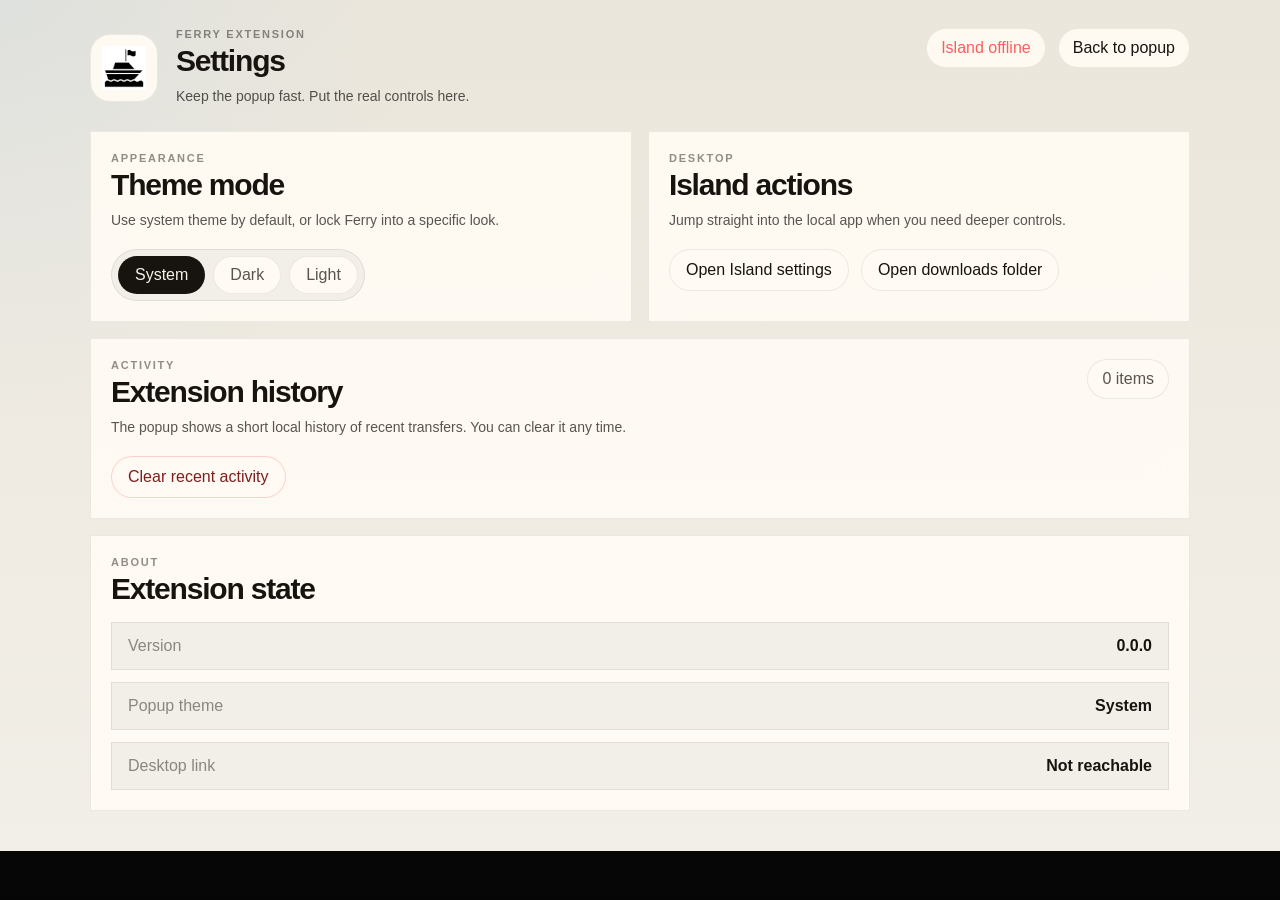
<file: extension/settings/settings.html>
<!doctype html>
<html lang="en">
  <head>
    <meta charset="UTF-8" />
    <meta name="viewport" content="width=device-width, initial-scale=1.0" />
    <title>Ferry Settings</title>
    <link rel="stylesheet" href="settings.css" />
  </head>
  <body>
    <main class="settings-shell">
      <section class="settings-hero">
        <div class="hero-brand">
          <div class="hero-mark" aria-hidden="true">
            <img src="../icons/icon128.png" alt="" class="hero-mark-image" />
          </div>
          <div class="hero-copy">
            <p class="eyebrow">Ferry extension</p>
            <h1>Settings</h1>
            <p class="hero-text">Keep the popup fast. Put the real controls here.</p>
          </div>
        </div>
        <div class="hero-side">
          <div id="settings-status" class="health-pill offline">Checking Island…</div>
          <button id="back-to-popup" class="ghost-btn" type="button">Back to popup</button>
        </div>
      </section>

      <section class="settings-grid">
        <article class="settings-card">
          <div class="card-head">
            <div>
              <p class="card-label">Appearance</p>
              <h2>Theme mode</h2>
            </div>
          </div>
          <p class="card-copy">Use system theme by default, or lock Ferry into a specific look.</p>
          <div class="segmented" role="radiogroup" aria-label="Theme mode">
            <button class="segment-btn" data-theme-mode="system" type="button">System</button>
            <button class="segment-btn" data-theme-mode="dark" type="button">Dark</button>
            <button class="segment-btn" data-theme-mode="light" type="button">Light</button>
          </div>
        </article>

        <article class="settings-card">
          <div class="card-head">
            <div>
              <p class="card-label">Desktop</p>
              <h2>Island actions</h2>
            </div>
          </div>
          <p class="card-copy">Jump straight into the local app when you need deeper controls.</p>
          <div class="action-stack">
            <button id="open-desktop-settings" class="action-btn" type="button">Open Island settings</button>
            <button id="open-desktop-downloads" class="action-btn" type="button">Open downloads folder</button>
          </div>
        </article>

        <article class="settings-card settings-card-wide">
          <div class="card-head">
            <div>
              <p class="card-label">Activity</p>
              <h2>Extension history</h2>
            </div>
            <div id="activity-count" class="badge-chip">0 items</div>
          </div>
          <p class="card-copy">The popup shows a short local history of recent transfers. You can clear it any time.</p>
          <div class="action-row">
            <button id="clear-extension-activity" class="action-btn danger-btn" type="button">Clear recent activity</button>
          </div>
        </article>

        <article class="settings-card settings-card-wide">
          <div class="card-head">
            <div>
              <p class="card-label">About</p>
              <h2>Extension state</h2>
            </div>
          </div>
          <div class="info-list">
            <div class="info-row">
              <span class="info-key">Version</span>
              <span id="extension-version" class="info-value">0.0.0</span>
            </div>
            <div class="info-row">
              <span class="info-key">Popup theme</span>
              <span id="current-theme-mode" class="info-value">System</span>
            </div>
            <div class="info-row">
              <span class="info-key">Desktop link</span>
              <span id="desktop-link-state" class="info-value">Checking…</span>
            </div>
          </div>
        </article>
      </section>
    </main>

    <script src="settings.js" type="module"></script>
  </body>
</html>
</file>
<file: extension/popup.css>
@import url('https://fonts.googleapis.com/css2?family=DM+Mono:wght@400;500&family=Syne:wght@500;600;700&display=swap');

:root {
  --bg: #0c0c0c;
  --surface: #141414;
  --surface2: #1a1a1a;
  --surface3: #222222;
  --border: rgba(255,255,255,0.08);
  --border2: rgba(255,255,255,0.14);
  --text: #f0f0f0;
  --muted: #888;
  --muted2: #555;
  --accent: #B5F23D;
  --accent2: #FF5C3A;
  --accent3: #3D8FF2;
  --mono: 'Montserrat', monospace;
  --display: 'Google Sans', sans-serif;
  
  /* Motion */
  --ease-expo: cubic-bezier(0.16, 1, 0.3, 1);
  --dur-fast: 120ms;
  --dur-base: 220ms;
  --dur-slow: 400ms;
}

* {
  box-sizing: border-box;
}

html,
body {
  width: 388px;
  height: 570px;
  margin: 0;
  padding: 0;
  background: var(--bg);
  overscroll-behavior: none;
}

body {
  display: block;
  overflow: hidden;
  color-scheme: dark;
  font-family: var(--mono);
  color: var(--text);
}

button,
input,
select,
textarea {
  font: inherit;
}

.panel {
  width: 388px;
  height: 570px;
  display: grid;
  grid-template-rows: auto minmax(0, 1fr);
  overflow: hidden;
  background: var(--bg);
  border: 0.5px solid var(--border2);
  border-radius: 0;
}

.top-slab {
  padding: 1.25rem 1rem;
  border-bottom: 0.5px solid var(--border2);
}

.brand-row {
  display: flex;
  align-items: center;
  justify-content: space-between;
  margin-bottom: 1.25rem;
}

.brand-lockup {
  display: flex;
  justify-content: center;
  align-items: center;
  gap: 10px;
}

.logo-after {
  height: 35px;
  width: 35px;
  background-color: #B5F23D;
  border-radius: 6px;
}

.logo-after > img{
  padding: 10%;
  height: 100%;
  width: 100%;
}

.name-after {
  font-family: var(--mono);
  font-size: 24px;
  font-weight: 700;
  color: var(--text);
  margin: 0;
}

.brand-actions {
  display: flex;
  align-items: center;
  gap: 8px;
}

/* Status Pill */
.pill {
  display: inline-flex;
  align-items: center;
  gap: 6px;
  padding: 10px 15px;
  border-radius: 8px;
  font-size: 11px;
  font-weight: 500;
}

.pill-dot {
  width: 6px;
  height: 6px;
  border-radius: 50%;
}

.pill-live {
  background: rgba(61, 143, 242, 0.15);
  color: #3d8ff2;
}
.pill-live .pill-dot {
  background: #3d8ff2;
}

.pill-error {
  background: rgba(255, 92, 58, 0.15);
  color: #ff5c3a;
}
.pill-error .pill-dot {
  background: #ff5c3a;
}

.pill-done {
  background: rgba(181, 242, 61, 0.15);
  color: #b5f23d;
}
.pill-done .pill-dot {
  background: #b5f23d;
}

.status-after .pill {
  padding: 3px 8px;
  font-size: 10px;
}

.signal-row {
  display: flex;
  gap: 12px;
  margin-bottom: 0.5rem;
}

.offline-banner {
  margin-top: 1rem;
  background: var(--surface2);
  border: 0.5px solid var(--border2);
  border-radius: 8px;
  padding: 10px 12px;
}

.offline-banner-content {
  display: flex;
  align-items: center;
  /* justify-content: space-between; */
  gap: 10px;
  font-size: 11px;
  color: var(--text);
}

.launch-link {
  background: transparent;
  border: none;
  color: var(--accent2);
  font-family: var(--mono);
  font-size: 14px;
  font-weight: 900;
  padding: 0;
}

.icon-btn {
  width: 28px;
  height: 28px;
  border-radius: 6px;
  background: var(--surface2);
  border: 0.5px solid var(--border);
  display: flex;
  align-items: center;
  justify-content: center;
  font-size: 14px;
  cursor: pointer;
  color: var(--muted);
  transition: all var(--dur-fast) var(--ease-expo);
}

.icon-btn:hover {
  background: var(--surface3);
  color: var(--text);
  border-color: var(--border2);
}

.signal-row{
  margin-top: 8%;
  display: flex;
  justify-content: center;
  align-items: center;
}

.signal-row .pill {
  cursor: pointer;
  transition: opacity var(--dur-fast) var(--ease-expo);
}

.signal-row .pill:hover {
  opacity: 0.8;
}

/* Tab text refinement */
.ferry-mode-tab {
  font-family: var(--display);
  font-weight: 600;
  letter-spacing: 0.02em;
}

.job-list {
  display: flex;
  flex-direction: column;
  gap: 12px;
  padding: 0 1rem 1rem;
}

.transfer-card {
  background: var(--surface);
  border: 0.5px solid var(--border2);
  border-radius: 12px;
  padding: 12px;
  display: flex;
  gap: 12px;
  align-items: flex-start;
  transition: all var(--dur-fast) var(--ease-expo);
}

.transfer-card:hover {
  border-color: var(--accent);
  background: var(--surface2);
}

.transfer-thumb {
  width: 52px;
  height: 36px;
  border-radius: 6px;
  background: var(--surface3);
  flex-shrink: 0;
  overflow: hidden;
  display: flex;
  align-items: center;
  justify-content: center;
}

.transfer-thumb-img {
  width: 100%;
  height: 100%;
  object-fit: cover;
}

.transfer-info {
  flex: 1;
  min-width: 0;
}

.transfer-badge-row {
  display: flex;
  align-items: center;
  gap: 6px;
  margin-bottom: 6px;
}

.transfer-badge {
  font-size: 9px;
  font-weight: 600;
  background: var(--surface3);
  color: var(--muted);
  padding: 2px 6px;
  border-radius: 4px;
  letter-spacing: 0.05em;
  text-transform: uppercase;
}

.transfer-title {
  font-size: 12px;
  color: var(--text);
  font-weight: 500;
  white-space: nowrap;
  overflow: hidden;
  text-overflow: ellipsis;
  margin-bottom: 3px;
}

.transfer-meta {
  font-size: 10px;
  color: var(--muted);
  margin-bottom: 8px;
}

.progress-track {
  height: 3px;
  background: var(--surface3);
  border-radius: 2px;
  overflow: hidden;
  display: none; /* Removed as per user request */
}

.progress-fill {
  height: 3px;
  background: var(--accent);
  border-radius: 2px;
  width: 0%;
  transition: width var(--dur-slow) linear;
}

.transfer-footer {
  display: flex;
  justify-content: space-between;
  margin-top: 6px;
}

.transfer-status {
  font-size: 9px;
  font-weight: 600;
  letter-spacing: 0.06em;
  text-transform: uppercase;
  color: var(--muted);
}

.transfer-percent {
  font-size: 10px;
  color: var(--muted);
}

.transfer-actions {
  display: flex;
  gap: 6px;
  margin-left: 8px;
}

.transfer-action-btn {
  width: 24px;
  height: 24px;
  display: flex;
  align-items: center;
  justify-content: center;
  border-radius: 4px;
  background: var(--surface3);
  border: 0.5px solid var(--border);
  color: var(--muted);
  cursor: pointer;
  transition: all var(--dur-fast) var(--ease-expo);
}

.transfer-action-btn:hover {
  background: var(--surface2);
  color: var(--text);
  border-color: var(--border2);
}

.transfer-action-btn svg {
  width: 14px;
  height: 14px;
}

.activity {
  overflow-y: auto;
}

.activity-header {
  padding: 1.5rem 1rem 1rem;
  display: flex;
  align-items: center;
  justify-content: space-between;
}

.activity-title {
  font-family: var(--display);
  font-size: 12px;
  font-weight: 600;
  color: var(--muted);
  letter-spacing: 0.08em;
  text-transform: uppercase;
}

.empty-state {
  padding: 3rem 2rem;
  text-align: center;
  display: flex;
  flex-direction: column;
  align-items: center;
}

.empty-state-mark {
  width: 48px;
  height: 48px;
  border-radius: 12px;
  background: var(--surface2);
  display: flex;
  align-items: center;
  justify-content: center;
  margin-bottom: 1rem;
}

.empty-state-title {
  font-family: var(--display);
  font-size: 14px;
  font-weight: 700;
  margin-bottom: 0.5rem;
}

.empty-state-copy {
  font-size: 12px;
  color: var(--muted);
  line-height: 1.6;
}
</file>
<file: extension/settings.css>
:root {
  color-scheme: dark;
  --ferry-bg: #050505;
  --ferry-bg-soft: #0d0d0f;
  --ferry-surface: rgba(20, 20, 22, 0.92);
  --ferry-surface-2: rgba(30, 30, 33, 0.92);
  --ferry-line: rgba(255, 255, 255, 0.1);
  --ferry-line-strong: rgba(255, 255, 255, 0.18);
  --ferry-text: #f5f5f3;
  --ferry-text-soft: rgba(245, 245, 243, 0.72);
  --ferry-text-muted: rgba(245, 245, 243, 0.48);
  --ferry-blue: #4da3ff;
  --ferry-green: #42d27d;
  --ferry-red: #ff5d5d;
}

body[data-theme="light"] {
  color-scheme: light;
  --ferry-bg: #f2efe8;
  --ferry-bg-soft: #ebe6db;
  --ferry-surface: rgba(255, 251, 244, 0.94);
  --ferry-surface-2: rgba(246, 241, 232, 0.96);
  --ferry-line: rgba(23, 20, 16, 0.08);
  --ferry-line-strong: rgba(23, 20, 16, 0.14);
  --ferry-text: #171410;
  --ferry-text-soft: rgba(23, 20, 16, 0.72);
  --ferry-text-muted: rgba(23, 20, 16, 0.48);
}

* {
  box-sizing: border-box;
}

html,
body {
  margin: 0;
  min-height: 100%;
  background:
    radial-gradient(circle at top left, rgba(77, 163, 255, 0.08), transparent 28%),
    linear-gradient(180deg, var(--ferry-bg-soft), var(--ferry-bg));
  color: var(--ferry-text);
  font-family: ui-sans-serif, -apple-system, BlinkMacSystemFont, "Segoe UI", sans-serif;
}

body {
  min-width: 920px;
}

button {
  font: inherit;
}

.settings-shell {
  width: min(1100px, calc(100vw - 48px));
  margin: 0 auto;
  padding: 28px 0 40px;
}

.settings-hero {
  display: flex;
  align-items: flex-start;
  justify-content: space-between;
  gap: 24px;
  margin-bottom: 24px;
}

.hero-brand {
  display: flex;
  align-items: center;
  gap: 18px;
}

.hero-mark {
  width: 68px;
  height: 68px;
  border-radius: 20px;
  border: 1px solid var(--ferry-line);
  background: var(--ferry-surface);
  display: grid;
  place-items: center;
  overflow: hidden;
}

.hero-mark-image {
  width: 44px;
  height: 44px;
  object-fit: contain;
}

.eyebrow,
.card-label {
  margin: 0 0 6px;
  font-size: 11px;
  font-weight: 700;
  letter-spacing: 0.16em;
  text-transform: uppercase;
  color: var(--ferry-text-muted);
}

.hero-copy h1,
.card-head h2 {
  margin: 0;
  font-size: 30px;
  line-height: 1;
  letter-spacing: -0.04em;
}

.hero-text,
.card-copy {
  margin: 10px 0 0;
  max-width: 560px;
  font-size: 14px;
  line-height: 1.5;
  color: var(--ferry-text-soft);
}

.hero-side {
  display: flex;
  align-items: center;
  gap: 12px;
}

.health-pill,
.badge-chip {
  display: inline-flex;
  align-items: center;
  justify-content: center;
  min-height: 40px;
  padding: 0 14px;
  border-radius: 999px;
  border: 1px solid var(--ferry-line);
  background: var(--ferry-surface);
  color: var(--ferry-text-soft);
  white-space: nowrap;
}

.health-pill.online {
  color: var(--ferry-green);
}

.health-pill.offline {
  color: var(--ferry-red);
}

.ghost-btn,
.action-btn,
.segment-btn {
  border: 1px solid var(--ferry-line);
  background: var(--ferry-surface);
  color: var(--ferry-text);
  transition: border-color 0.16s ease, background-color 0.16s ease, color 0.16s ease, transform 0.16s ease;
  cursor: pointer;
}

.ghost-btn:hover,
.action-btn:hover,
.segment-btn:hover {
  border-color: var(--ferry-line-strong);
  background: var(--ferry-surface-2);
}

.ghost-btn {
  min-height: 40px;
  padding: 0 14px;
  border-radius: 999px;
}

.settings-grid {
  display: grid;
  grid-template-columns: repeat(2, minmax(0, 1fr));
  gap: 16px;
}

.settings-card {
  padding: 20px;
  border: 1px solid var(--ferry-line);
  background: var(--ferry-surface);
  backdrop-filter: blur(16px);
}

.settings-card-wide {
  grid-column: span 2;
}

.card-head {
  display: flex;
  align-items: flex-start;
  justify-content: space-between;
  gap: 16px;
}

.segmented {
  display: inline-flex;
  gap: 8px;
  margin-top: 18px;
  padding: 6px;
  border: 1px solid var(--ferry-line);
  background: var(--ferry-bg);
  border-radius: 999px;
}

.segment-btn {
  min-height: 38px;
  padding: 0 16px;
  border-radius: 999px;
  color: var(--ferry-text-soft);
}

.segment-btn.is-active {
  border-color: transparent;
  background: var(--ferry-text);
  color: var(--ferry-bg);
}

body[data-theme="light"] .segment-btn.is-active {
  background: #171410;
  color: #f7f2e8;
}

.action-stack,
.action-row {
  display: flex;
  flex-wrap: wrap;
  gap: 12px;
  margin-top: 18px;
}

.action-btn {
  min-height: 42px;
  padding: 0 16px;
  border-radius: 999px;
}

.danger-btn {
  color: #ffd6d6;
  border-color: rgba(255, 93, 93, 0.28);
}

body[data-theme="light"] .danger-btn {
  color: #7d1f1f;
}

.info-list {
  display: grid;
  gap: 12px;
  margin-top: 18px;
}

.info-row {
  display: flex;
  align-items: center;
  justify-content: space-between;
  gap: 16px;
  min-height: 48px;
  padding: 0 16px;
  border: 1px solid var(--ferry-line);
  background: var(--ferry-bg);
}

.info-key {
  color: var(--ferry-text-muted);
}

.info-value {
  font-weight: 600;
}

@media (max-width: 980px) {
  body {
    min-width: 0;
  }

  .settings-shell {
    width: min(100vw - 24px, 1100px);
    padding-top: 18px;
  }

  .settings-hero {
    flex-direction: column;
  }

  .hero-side {
    flex-wrap: wrap;
  }

  .settings-grid {
    grid-template-columns: 1fr;
  }

  .settings-card-wide {
    grid-column: span 1;
  }
}
</file>
<file: Landing Page/home.css>
*,
*::before,
*::after {
  box-sizing: border-box;
  margin: 0;
  padding: 0;
}

:root {
  --bg: #0a0a0a;
  --s1: #111111;
  --s2: #181818;
  --s3: #202020;
  --s4: #2a2a2a;
  --border: rgba(255, 255, 255, 0.07);
  --border2: rgba(255, 255, 255, 0.12);
  --text: #f0f0ee;
  --muted: #666;
  --muted2: #444;
  --accent: #b5f23d;
  --accent-dim: rgba(181, 242, 61, 0.12);
  --accent-dim2: rgba(181, 242, 61, 0.06);
  --red: #ff5c3a;
  --blue: #3d8ff2;
  --mono: "Montserrat", "DM Mono", monospace;
  --display: "Google Sans", sans-serif;
}

html {
  scroll-behavior: smooth;
}
body {
  background: var(--bg);
  color: var(--text);
  font-family: var(--mono);
  line-height: 1.6;
  overflow-x: hidden;
}

/* NOISE TEXTURE OVERLAY */
body::before {
  content: "";
  position: fixed;
  inset: 0;
  background-image: url("data:image/svg+xml,%3Csvg viewBox='0 0 256 256' xmlns='http://www.w3.org/2000/svg'%3E%3Cfilter id='n'%3E%3CfeTurbulence type='fractalNoise' baseFrequency='0.9' numOctaves='4' stitchTiles='stitch'/%3E%3C/filter%3E%3Crect width='100%25' height='100%25' filter='url(%23n)' opacity='0.035'/%3E%3C/svg%3E");
  pointer-events: none;
  z-index: 0;
  opacity: 0.4;
}

/* NAV */
nav {
  position: fixed;
  top: 0;
  left: 0;
  right: 0;
  z-index: 100;
  display: flex;
  align-items: center;
  justify-content: space-between;
  padding: 0 2rem;
  height: 56px;
  /* background:rgba(0, 0, 0, 0.85); */
  border-bottom: 0.5px solid var(--border);
  backdrop-filter: blur(12px);
  padding: 0px 30px;
  border-radius: 15px;
  margin: 20px 20px;
}
.nav-logo {
  display: flex;
  align-items: center;
  gap: 10px;
  font-family: var(--mono);
  font-size: 25px;
  font-weight: 700;
  text-decoration: none;
  color: var(--text);
}
.nav-logo-mark {
  width: 33px;
  height: 33px;
  border-radius: 7px;
  background: var(--accent);
  color: #0a0a0a;
  display: flex;
  align-items: center;
  justify-content: center;
  font-family: var(--display);
  font-size: 13px;
  font-weight: 800;
}

.nav-logo-mark > img {
  padding: 3px;
  height: 100%;
  width: 100%;
}

.nav-links {
  display: flex;
  align-items: center;
  gap: 1.5rem;
}
.nav-links a {
  font-size: 12px;
  color: var(--muted);
  text-decoration: none;
  transition: color 0.15s;
}
.nav-links a:hover {
  color: var(--text);
}
.nav-cta {
  background: var(--accent);
  color: #0a0a0a;
  font-family: var(--display);
  font-size: 12px;
  font-weight: 700;
  padding: 7px 16px;
  border-radius: 7px;
  text-decoration: none;
  transition: opacity 0.15s;
}
.nav-cta:hover {
  opacity: 0.85;
}

/* HERO */
.hero {
  min-height: 100vh;
  display: flex;
  flex-direction: column;
  align-items: center;
  justify-content: center;
  padding: 8rem 2rem 6rem;
  position: relative;
  text-align: center;
}
.hero-glow {
  position: absolute;
  top: 20%;
  left: 50%;
  transform: translateX(-50%);
  width: 600px;
  height: 400px;
  background: radial-gradient(
    ellipse at center,
    rgba(181, 242, 61, 0.06) 0%,
    transparent 70%
  );
  pointer-events: none;
}
.hero-badge {
  display: inline-flex;
  align-items: center;
  gap: 8px;
  background: var(--s2);
  border: 0.5px solid var(--border2);
  border-radius: 100px;
  padding: 5px 14px;
  font-size: 11px;
  color: var(--muted);
  margin-bottom: 2rem;
  animation: fadeUp 0.6s ease both;
}
.hero-badge-dot {
  width: 6px;
  height: 6px;
  border-radius: 50%;
  background: var(--accent);
  box-shadow: 0 0 6px var(--accent);
  animation: pulse 2s ease infinite;
}
@keyframes pulse {
  0%,
  100% {
    opacity: 1;
  }
  50% {
    opacity: 0.4;
  }
}

.hero-title {
  font-family: var(--display);
  font-size: clamp(40px, 6vw, 72px);
  font-weight: 800;
  line-height: 1.05;
  letter-spacing: -0.02em;
  margin-bottom: 1.5rem;
  animation: fadeUp 0.6s 0.1s ease both;
}
.hero-title span {
  color: var(--accent);
  font-size: 70px;
}

.hero-sub {
  font-size: clamp(14px, 2vw, 17px);
  color: var(--muted);
  max-width: 520px;
  line-height: 1.7;
  margin: 0 auto 2.5rem;
  animation: fadeUp 0.6s 0.2s ease both;
}

.hero-actions {
  display: flex;
  align-items: center;
  gap: 12px;
  flex-wrap: wrap;
  justify-content: center;
  margin-bottom: 4rem;
  animation: fadeUp 0.6s 0.3s ease both;
}
.btn-primary {
  display: flex;
  align-items: center;
  gap: 8px;
  background: var(--accent);
  color: #0a0a0a;
  font-family: var(--display);
  font-size: 13px;
  font-weight: 700;
  padding: 11px 22px;
  border-radius: 9px;
  text-decoration: none;
  transition:
    opacity 0.15s,
    transform 0.15s;
}
.btn-primary:hover {
  opacity: 0.88;
  transform: translateY(-1px);
}
.btn-secondary {
  display: flex;
  align-items: center;
  gap: 8px;
  background: transparent;
  color: var(--text);
  border: 0.5px solid var(--border2);
  font-family: var(--mono);
  font-size: 12px;
  font-weight: 400;
  padding: 11px 22px;
  border-radius: 9px;
  text-decoration: none;
  transition:
    border-color 0.15s,
    background 0.15s;
}
.btn-secondary:hover {
  background: var(--s2);
  border-color: var(--border2);
}
.btn-icon {
  font-size: 15px;
}

/* HERO MOCKUP */
.hero-mockup {
  width: 100%;
  max-width: 680px;
  background: var(--s1);
  border: 0.5px solid var(--border2);
  border-radius: 16px;
  overflow: hidden;
  box-shadow:
    0 40px 120px rgba(0, 0, 0, 0.6),
    0 0 0 0.5px var(--border);
  animation: fadeUp 0.8s 0.4s ease both;
}
.mockup-bar {
  background: var(--s2);
  border-bottom: 0.5px solid var(--border);
  padding: 10px 16px;
  display: flex;
  align-items: center;
  gap: 8px;
}
.mockup-dots {
  display: flex;
  gap: 6px;
}
.dot {
  width: 10px;
  height: 10px;
  border-radius: 50%;
}
.dot-r {
  background: #ff5f57;
}
.dot-y {
  background: #febc2e;
}
.dot-g {
  background: #28c840;
}
.mockup-url {
  flex: 1;
  background: var(--s3);
  border-radius: 5px;
  padding: 4px 10px;
  font-size: 10px;
  color: var(--muted);
  text-align: center;
}
.mockup-body {
  padding: 20px;
}

/* FAKE VIDEO PAGE */
.fake-video {
  display: flex;
  flex-direction: column;
  gap: 14px;
}
.video-player {
  background: var(--s3);
  border-radius: 10px;
  aspect-ratio: 16/7;
  display: flex;
  align-items: center;
  justify-content: center;
  position: relative;
  overflow: hidden;
}
.video-thumb-gradient {
  position: absolute;
  inset: 0;
  background: linear-gradient(135deg, #1a1a2e, #16213e, #0f3460);
  opacity: 0.8;
}
.video-play-icon {
  position: relative;
  z-index: 1;
  width: 48px;
  height: 48px;
  border-radius: 50%;
  background: rgba(255, 255, 255, 0.15);
  display: flex;
  align-items: center;
  justify-content: center;
  font-size: 18px;
  backdrop-filter: blur(4px);
}
.video-progress {
  position: absolute;
  bottom: 0;
  left: 0;
  right: 0;
  height: 3px;
  background: rgba(255, 255, 255, 0.1);
}
.video-progress-fill {
  height: 3px;
  background: var(--red);
  width: 35%;
}

.action-bar {
  display: flex;
  align-items: center;
  gap: 8px;
  flex-wrap: wrap;
}
.yt-btn {
  display: flex;
  align-items: center;
  gap: 6px;
  background: var(--s3);
  border: 0.5px solid var(--border);
  border-radius: 100px;
  padding: 6px 12px;
  font-size: 11px;
  color: var(--muted);
  cursor: pointer;
}
.yt-btn-icon {
  font-size: 12px;
}

/* THE FERRY BUTTON - HERO ELEMENT */
.ferry-btn {
  display: flex;
  align-items: center;
  gap: 6px;
  background: var(--accent-dim);
  border: 0.5px solid rgba(181, 242, 61, 0.3);
  border-radius: 100px;
  padding: 6px 12px;
  font-size: 11px;
  font-weight: 600;
  color: var(--accent);
  cursor: pointer;
  position: relative;
  animation: ferryGlow 3s ease infinite;
}
@keyframes ferryGlow {
  0%,
  100% {
    box-shadow: 0 0 0 0 rgba(181, 242, 61, 0);
  }
  50% {
    box-shadow: 0 0 12px rgba(181, 242, 61, 0.2);
  }
}
.ferry-logo-sm {
  width: 16px;
  height: 16px;
  border-radius: 2px;
  /* background: var(--accent); */
  color: #0a0a0a;
  display: flex;
  align-items: center;
  justify-content: center;
  font-size: 9px;
  font-weight: 800;
  font-family: var(--display);
}

.ferry-logo-sm > img{
  height: 100%;
  width: 100%;
  padding: 5%;
  filter: invert(86%) sepia(29%) saturate(1478%) hue-rotate(27deg) brightness(105%) contrast(93%);

}


/* POPUP OVERLAY ON MOCKUP */
.popup-wrapper {
  position: relative;
  margin-top: -4px;
}
.popup {
  background: var(--s1);
  border: 0.5px solid var(--border2);
  border-radius: 12px;
  padding: 16px;
  width: 260px;
  margin-left: auto;
  box-shadow: 0 20px 60px rgba(0, 0, 0, 0.5);
}
.popup-head {
  display: flex;
  align-items: center;
  justify-content: space-between;
  margin-bottom: 12px;
}
.popup-title {
  font-family: var(--display);
  font-size: 13px;
  font-weight: 700;
}
.popup-close {
  font-size: 14px;
  color: var(--muted);
  cursor: pointer;
}
.popup-tabs {
  display: flex;
  gap: 3px;
  background: var(--s2);
  border-radius: 7px;
  padding: 3px;
  margin-bottom: 12px;
}
.ptab {
  flex: 1;
  padding: 5px;
  border-radius: 5px;
  font-size: 10px;
  text-align: center;
  color: var(--muted);
  cursor: pointer;
}
.ptab.on {
  background: var(--s3);
  color: var(--text);
}
.q-label {
  font-size: 9px;
  color: var(--muted);
  letter-spacing: 0.08em;
  text-transform: uppercase;
  margin-bottom: 5px;
}
.q-item {
  display: flex;
  align-items: center;
  justify-content: space-between;
  padding: 6px 9px;
  border-radius: 6px;
  font-size: 10px;
  margin-bottom: 2px;
  cursor: pointer;
}
.q-item.sel {
  background: var(--accent-dim);
  border: 0.5px solid rgba(181, 242, 61, 0.25);
  color: var(--text);
}
.q-item:not(.sel) {
  color: var(--muted);
}
.q-check {
  color: var(--accent);
  font-size: 11px;
}
.q-sz {
  font-size: 9px;
  color: var(--muted);
}
.dl-button {
  width: 100%;
  margin-top: 10px;
  padding: 9px;
  background: var(--accent);
  color: #0a0a0a;
  border: none;
  border-radius: 7px;
  cursor: pointer;
  font-family: var(--display);
  font-size: 12px;
  font-weight: 700;
}

@keyframes fadeUp {
  from {
    opacity: 0;
    transform: translateY(16px);
  }
  to {
    opacity: 1;
    transform: translateY(0);
  }
}

/* SECTION LAYOUT */
section {
  padding: 6rem 2rem;
  position: relative;
  z-index: 1;
}
.container {
  max-width: 1040px;
  margin: 0 auto;
}
.section-label {
  font-size: 16px;
  color: var(--accent);
  letter-spacing: 0.15em;
  text-transform: uppercase;
  font-family: var(--display);
  font-weight: 600;
  margin-bottom: 0.5rem;
}

#problem-label{
  color: var(--red);

}

.section-title {
  font-family: var(--display);
  font-size: clamp(28px, 4vw, 44px);
  font-weight: 800;
  line-height: 1.1;
  letter-spacing: -0.02em;
  margin-bottom: 1rem;
}
.section-sub {
  font-size: 14px;
  color: var(--muted);
  max-width: 520px;
  line-height: 1.7;
}

/* PROBLEM SECTION */
.problem-grid {
  display: grid;
  grid-template-columns: repeat(auto-fit, minmax(240px, 1fr));
  gap: 1px;
  background: var(--border);
  border: 0.5px solid var(--border);
  border-radius: 14px;
  overflow: hidden;
  margin-top: 3rem;
}
.problem-card {
  background: var(--s1);
  padding: 2rem;
  position: relative;
}
.problem-num {
  font-family: var(--display);
  font-size: 48px;
  font-weight: 800;
  color: var(--s3);
  line-height: 1;
  margin-bottom: 1rem;
}
.problem-title {
  font-family: var(--display);
  font-size: 16px;
  font-weight: 700;
  margin-bottom: 0.5rem;
}
.problem-text {
  font-size: 13px;
  color: var(--muted);
  line-height: 1.7;
}
.problem-strike {
  text-decoration: line-through;
  color: var(--red);
  opacity: 50%;
}

/* HOW IT WORKS */
.flow {
  display: grid;
  grid-template-columns: repeat(auto-fit, minmax(180px, 1fr));
  gap: 0;
  margin-top: 3rem;
  position: relative;
}
.flow-step {
  padding: 2rem 1.5rem;
  border-right: 0.5px solid var(--border);
  position: relative;
}
.flow-step:last-child {
  border-right: none;
}
.step-num {
  font-family: var(--display);
  font-size: 11px;
  font-weight: 700;
  color: var(--accent);
  letter-spacing: 0.1em;
  margin-bottom: 1rem;
}
.step-icon {
  width: 40px;
  height: 40px;
  border-radius: 9px;
  background: var(--s2);
  border: 0.5px solid var(--border2);
  display: flex;
  align-items: center;
  justify-content: center;
  font-size: 18px;
  margin-bottom: 1rem;
}
.step-title {
  font-family: var(--display);
  font-size: 14px;
  font-weight: 700;
  margin-bottom: 0.5rem;
}
.step-text {
  font-size: 12px;
  color: var(--muted);
  line-height: 1.7;
}
.flow-arrow {
  position: absolute;
  right: -10px;
  top: 50%;
  transform: translateY(-50%);
  color: var(--accent);
  font-size: 14px;
  z-index: 1;
}

/* FEATURES */
.features-grid {
  display: grid;
  grid-template-columns: repeat(auto-fit, minmax(280px, 1fr));
  gap: 1rem;
  margin-top: 3rem;
}
.feature-card {
  background: var(--s1);
  border: 0.5px solid var(--border);
  border-radius: 12px;
  padding: 1.5rem;
  transition:
    border-color 0.2s,
    background 0.2s;
}
.feature-card:hover {
  border-color: var(--border2);
  background: var(--s2);
}
.feat-icon {
  width: 36px;
  height: 36px;
  border-radius: 8px;
  background: var(--accent-dim);
  display: flex;
  align-items: center;
  justify-content: center;
  font-size: 16px;
  margin-bottom: 1rem;
}
.feat-title {
  font-family: var(--display);
  font-size: 14px;
  font-weight: 700;
  margin-bottom: 0.4rem;
}
.feat-text {
  font-size: 12px;
  color: var(--muted);
  line-height: 1.7;
}

/* TECH STRIP */
.tech-strip {
  background: var(--s1);
  border-top: 0.5px solid var(--border);
  border-bottom: 0.5px solid var(--border);
  padding: 2rem;
  overflow: hidden;
}
.tech-inner {
  display: flex;
  gap: 3rem;
  align-items: center;
  animation: scroll 20s linear infinite;
  white-space: nowrap;
}
@keyframes scroll {
  from {
    transform: translateX(0);
  }
  to {
    transform: translateX(-50%);
  }
}
.tech-item {
  display: flex;
  align-items: center;
  gap: 8px;
  font-size: 12px;
  color: var(--muted);
  flex-shrink: 0;
}
.tech-dot {
  width: 4px;
  height: 4px;
  border-radius: 50%;
  background: var(--muted2);
}

/* INSTALL SECTION */
.install-box {
  background: var(--s1);
  border: 0.5px solid var(--border2);
  border-radius: 16px;
  padding: 2.5rem;
  margin-top: 3rem;
}
.install-steps {
  display: flex;
  flex-direction: column;
  gap: 0;
}
.install-step {
  display: flex;
  align-items: flex-start;
  gap: 1.5rem;
  padding: 1.25rem 0;
  border-bottom: 0.5px solid var(--border);
}
.install-step:last-child {
  border-bottom: none;
}
.step-circle {
  width: 28px;
  height: 28px;
  border-radius: 50%;
  background: var(--accent-dim);
  border: 0.5px solid rgba(181, 242, 61, 0.3);
  display: flex;
  align-items: center;
  justify-content: center;
  font-family: var(--display);
  font-size: 11px;
  font-weight: 700;
  color: var(--accent);
  flex-shrink: 0;
  margin-top: 1px;
}
.install-title {
  font-family: var(--display);
  font-size: 13px;
  font-weight: 700;
  margin-bottom: 4px;
}
.install-sub {
  font-size: 12px;
  color: var(--muted);
  line-height: 1.6;
}
.code-chip {
  display: inline-block;
  background: var(--s3);
  border: 0.5px solid var(--border2);
  border-radius: 5px;
  padding: 2px 8px;
  font-family: var(--mono);
  font-size: 11px;
  color: var(--text);
  margin-top: 6px;
}
.gatekeeper-note {
  background: rgba(181, 242, 61, 0.05);
  border: 0.5px solid rgba(181, 242, 61, 0.15);
  border-radius: 8px;
  padding: 12px 16px;
  font-size: 11px;
  color: var(--muted);
  margin-top: 1.5rem;
  line-height: 1.7;
}
.gatekeeper-note code {
  background: var(--s3);
  padding: 1px 6px;
  border-radius: 4px;
  font-size: 10px;
  color: var(--accent);
}

/* STATS ROW */
.stats-row {
  display: grid;
  grid-template-columns: repeat(auto-fit, minmax(160px, 1fr));
  gap: 1px;
  background: var(--border);
  border: 0.5px solid var(--border);
  border-radius: 14px;
  overflow: hidden;
  margin-top: 3rem;
}
.stat-cell {
  background: var(--s1);
  padding: 1.75rem;
  text-align: center;
}
.stat-num {
  font-family: var(--display);
  font-size: 36px;
  font-weight: 800;
  color: var(--accent);
  line-height: 1;
  margin-bottom: 4px;
}
.stat-label {
  font-size: 11px;
  color: var(--muted);
}

/* OPEN SOURCE */
.os-block {
  background: var(--s1);
  border: 0.5px solid var(--border2);
  border-radius: 16px;
  padding: 2.5rem;
  margin-top: 3rem;
  display: flex;
  align-items: center;
  justify-content: space-between;
  gap: 2rem;
  flex-wrap: wrap;
}
.os-left {
  flex: 1;
  min-width: 220px;
}
.os-title {
  font-family: var(--display);
  font-size: 22px;
  font-weight: 800;
  margin-bottom: 0.5rem;
}
.os-sub {
  font-size: 13px;
  color: var(--muted);
  line-height: 1.7;
}
.os-badges {
  display: flex;
  gap: 8px;
  flex-wrap: wrap;
  margin-top: 1rem;
}
.badge {
  background: var(--s3);
  border: 0.5px solid var(--border2);
  border-radius: 100px;
  padding: 4px 12px;
  font-size: 10px;
  color: var(--muted);
  font-family: var(--mono);
}
.badge-accent {
  background: var(--accent-dim);
  border-color: rgba(181, 242, 61, 0.3);
  color: var(--accent);
}
.github-btn {
  display: flex;
  align-items: center;
  gap: 8px;
  background: var(--s2);
  border: 0.5px solid var(--border2);
  border-radius: 9px;
  padding: 11px 20px;
  font-family: var(--display);
  font-size: 13px;
  font-weight: 700;
  color: var(--text);
  text-decoration: none;
  transition:
    background 0.15s,
    border-color 0.15s;
  white-space: nowrap;
}
.github-btn:hover {
  background: var(--s3);
  border-color: var(--border2);
}

/* CTA FINAL */
.cta-section {
  text-align: center;
  padding: 10rem 2rem;
  position: relative;
}
.cta-glow {
  position: absolute;
  bottom: 0;
  left: 50%;
  transform: translateX(-50%);
  width: 500px;
  height: 300px;
  background: radial-gradient(
    ellipse at center,
    rgba(181, 242, 61, 0.07) 0%,
    transparent 70%
  );
  pointer-events: none;
}
.cta-title {
  font-family: var(--display);
  font-size: clamp(32px, 5vw, 60px);
  font-weight: 800;
  line-height: 1.05;
  letter-spacing: -0.02em;
  margin-bottom: 1rem;
}
.cta-sub {
  font-size: 14px;
  color: var(--muted);
  max-width: 440px;
  margin: 0 auto 2.5rem;
  line-height: 1.7;
}
.platform-row {
  display: flex;
  align-items: center;
  justify-content: center;
  gap: 8px;
  flex-wrap: wrap;
  margin-top: 2rem;
}
.platform-pill {
  display: flex;
  align-items: center;
  gap: 6px;
  background: var(--s1);
  border: 0.5px solid var(--border);
  border-radius: 100px;
  padding: 6px 14px;
  font-size: 11px;
  color: var(--muted);
}
.platform-active {
  border-color: rgba(181, 242, 61, 0.3);
  background: var(--accent-dim);
  color: var(--accent);
}
.platform-dot {
  width: 5px;
  height: 5px;
  border-radius: 50%;
}

/* FOOTER */
footer {
  border-top: 0.5px solid var(--border);
  padding: 2rem 4%;
  display: flex;
  align-items: center;
  justify-content: space-between;
  flex-wrap: wrap;
  gap: 1rem;
  padding-bottom: 3%;
}
.footer-logo {
  width: 28px;
  height: 28px;
  display: flex;
  align-items: center;
  justify-content: center;
  gap: 8px;
  font-family: var(--display);
  font-size: 13px;
  font-weight: 700;
  color: var(--muted);
  text-decoration: none;
}

.footer-logo > .ferry-logo-sm{
  height: 100%;
  width: 100%;
}

.footer-links {
  display: flex;
  gap: 1.5rem;
}
.footer-links a {
  font-size: 11px;
  color: var(--muted2);
  text-decoration: none;
}
.footer-links a:hover {
  color: var(--muted);
}

/* PROGRESS ANIMATION ON MOCKUP */
.prog-track {
  height: 2px;
  background: var(--s4);
  border-radius: 1px;
  margin-top: 8px;
}
.prog-fill {
  height: 2px;
  background: var(--accent);
  border-radius: 1px;
  width: 0%;
  animation: loadProg 3s 1.5s ease forwards;
}
@keyframes loadProg {
  to {
    width: 68%;
  }
}

/* RESPONSIVE */
@media (max-width: 640px) {
  nav {
    padding: 0 1rem;
  }
  .nav-links {
    display: none;
  }
  section {
    padding: 4rem 1.25rem;
  }
  .flow {
    grid-template-columns: 1fr;
  }
  .flow-step {
    border-right: none;
    border-bottom: 0.5px solid var(--border);
  }
  .flow-step:last-child {
    border-bottom: none;
  }
  .os-block {
    flex-direction: column;
  }
  .popup {
    width: 100%;
    max-width: 260px;
  }
}
</file>
<file: extension/popup/popup.css>
@import url('https://fonts.googleapis.com/css2?family=DM+Mono:wght@400;500&family=Syne:wght@500;600;700&display=swap');

:root {
  --bg: #0c0c0c;
  --surface: #141414;
  --surface2: #1a1a1a;
  --surface3: #222222;
  --border: rgba(255,255,255,0.08);
  --border2: rgba(255,255,255,0.14);
  --text: #f0f0f0;
  --muted: #888;
  --muted2: #555;
  --accent: #B5F23D;
  --accent2: #FF5C3A;
  --accent3: #3D8FF2;
  --mono: 'Montserrat', monospace;
  --display: 'Google Sans', sans-serif;
  
  /* Motion */
  --ease-expo: cubic-bezier(0.16, 1, 0.3, 1);
  --dur-fast: 120ms;
  --dur-base: 220ms;
  --dur-slow: 400ms;
}

* {
  box-sizing: border-box;
}

html,
body {
  width: 388px;
  height: 570px;
  margin: 0;
  padding: 0;
  background: var(--bg);
  overscroll-behavior: none;
}

body {
  display: block;
  overflow: hidden;
  color-scheme: dark;
  font-family: var(--mono);
  color: var(--text);
}

button,
input,
select,
textarea {
  font: inherit;
}

.panel {
  width: 388px;
  height: 570px;
  display: grid;
  grid-template-rows: auto minmax(0, 1fr);
  overflow: hidden;
  background: var(--bg);
  border: 0.5px solid var(--border2);
  border-radius: 0;
}

.top-slab {
  padding: 1.25rem 1rem;
  border-bottom: 0.5px solid var(--border2);
}

.brand-row {
  display: flex;
  align-items: center;
  justify-content: space-between;
  margin-bottom: 1.25rem;
}

.brand-lockup {
  display: flex;
  justify-content: center;
  align-items: center;
  gap: 10px;
}

.logo-after {
  height: 35px;
  width: 35px;
  background-color: #B5F23D;
  border-radius: 6px;
}

.logo-after > img{
  padding: 10%;
  height: 100%;
  width: 100%;
}

.name-after {
  font-family: var(--mono);
  font-size: 24px;
  font-weight: 700;
  color: var(--text);
  margin: 0;
}

.brand-actions {
  display: flex;
  align-items: center;
  gap: 8px;
}

/* Status Pill */
.pill {
  display: inline-flex;
  align-items: center;
  gap: 6px;
  padding: 10px 15px;
  border-radius: 8px;
  font-size: 11px;
  font-weight: 500;
}

.pill-dot {
  width: 6px;
  height: 6px;
  border-radius: 50%;
}

.pill-live {
  background: rgba(61, 143, 242, 0.15);
  color: #3d8ff2;
}
.pill-live .pill-dot {
  background: #3d8ff2;
}

.pill-error {
  background: rgba(255, 92, 58, 0.15);
  color: #ff5c3a;
}
.pill-error .pill-dot {
  background: #ff5c3a;
}

.pill-done {
  background: rgba(181, 242, 61, 0.15);
  color: #b5f23d;
}
.pill-done .pill-dot {
  background: #b5f23d;
}

.status-after .pill {
  padding: 3px 8px;
  font-size: 10px;
}

.signal-row {
  display: flex;
  gap: 12px;
  margin-bottom: 0.5rem;
}

.offline-banner {
  margin-top: 1rem;
  background: var(--surface2);
  border: 0.5px solid var(--border2);
  border-radius: 8px;
  padding: 10px 12px;
}

.offline-banner-content {
  display: flex;
  align-items: center;
  /* justify-content: space-between; */
  gap: 10px;
  font-size: 11px;
  color: var(--text);
}

.launch-link {
  background: transparent;
  border: none;
  color: var(--accent2);
  font-family: var(--mono);
  font-size: 14px;
  font-weight: 900;
  padding: 0;
}

.icon-btn {
  width: 28px;
  height: 28px;
  border-radius: 6px;
  background: var(--surface2);
  border: 0.5px solid var(--border);
  display: flex;
  align-items: center;
  justify-content: center;
  font-size: 14px;
  cursor: pointer;
  color: var(--muted);
  transition: all var(--dur-fast) var(--ease-expo);
}

.icon-btn:hover {
  background: var(--surface3);
  color: var(--text);
  border-color: var(--border2);
}

.signal-row{
  margin-top: 8%;
  display: flex;
  justify-content: center;
  align-items: center;
}

.signal-row .pill {
  cursor: pointer;
  transition: opacity var(--dur-fast) var(--ease-expo);
}

.signal-row .pill:hover {
  opacity: 0.8;
}

/* Tab text refinement */
.ferry-mode-tab {
  font-family: var(--display);
  font-weight: 600;
  letter-spacing: 0.02em;
}

.job-list {
  display: flex;
  flex-direction: column;
  gap: 12px;
  padding: 0 1rem 1rem;
}

.transfer-card {
  background: var(--surface);
  border: 0.5px solid var(--border2);
  border-radius: 12px;
  padding: 12px;
  display: flex;
  gap: 12px;
  align-items: flex-start;
  transition: all var(--dur-fast) var(--ease-expo);
}

.transfer-card:hover {
  border-color: var(--accent);
  background: var(--surface2);
}

.transfer-thumb {
  width: 52px;
  height: 36px;
  border-radius: 6px;
  background: var(--surface3);
  flex-shrink: 0;
  overflow: hidden;
  display: flex;
  align-items: center;
  justify-content: center;
}

.transfer-thumb-img {
  width: 100%;
  height: 100%;
  object-fit: cover;
}

.transfer-info {
  flex: 1;
  min-width: 0;
}

.transfer-badge-row {
  display: flex;
  align-items: center;
  gap: 6px;
  margin-bottom: 6px;
}

.transfer-badge {
  font-size: 9px;
  font-weight: 600;
  background: var(--surface3);
  color: var(--muted);
  padding: 2px 6px;
  border-radius: 4px;
  letter-spacing: 0.05em;
  text-transform: uppercase;
}

.transfer-title {
  font-size: 12px;
  color: var(--text);
  font-weight: 500;
  white-space: nowrap;
  overflow: hidden;
  text-overflow: ellipsis;
  margin-bottom: 3px;
}

.transfer-meta {
  font-size: 10px;
  color: var(--muted);
  margin-bottom: 8px;
}

.progress-track {
  height: 3px;
  background: var(--surface3);
  border-radius: 2px;
  overflow: hidden;
  display: none; /* Removed as per user request */
}

.progress-fill {
  height: 3px;
  background: var(--accent);
  border-radius: 2px;
  width: 0%;
  transition: width var(--dur-slow) linear;
}

.transfer-footer {
  display: flex;
  justify-content: space-between;
  margin-top: 6px;
}

.transfer-status {
  font-size: 9px;
  font-weight: 600;
  letter-spacing: 0.06em;
  text-transform: uppercase;
  color: var(--muted);
}

.transfer-percent {
  font-size: 10px;
  color: var(--muted);
}

.transfer-actions {
  display: flex;
  gap: 6px;
  margin-left: 8px;
}

.transfer-action-btn {
  width: 24px;
  height: 24px;
  display: flex;
  align-items: center;
  justify-content: center;
  border-radius: 4px;
  background: var(--surface3);
  border: 0.5px solid var(--border);
  color: var(--muted);
  cursor: pointer;
  transition: all var(--dur-fast) var(--ease-expo);
}

.transfer-action-btn:hover {
  background: var(--surface2);
  color: var(--text);
  border-color: var(--border2);
}

.transfer-action-btn svg {
  width: 14px;
  height: 14px;
}

.activity {
  overflow-y: auto;
}

.activity-header {
  padding: 1.5rem 1rem 1rem;
  display: flex;
  align-items: center;
  justify-content: space-between;
}

.activity-title {
  font-family: var(--display);
  font-size: 12px;
  font-weight: 600;
  color: var(--muted);
  letter-spacing: 0.08em;
  text-transform: uppercase;
}

.empty-state {
  padding: 3rem 2rem;
  text-align: center;
  display: flex;
  flex-direction: column;
  align-items: center;
}

.empty-state-mark {
  width: 48px;
  height: 48px;
  border-radius: 12px;
  background: var(--surface2);
  display: flex;
  align-items: center;
  justify-content: center;
  margin-bottom: 1rem;
}

.empty-state-title {
  font-family: var(--display);
  font-size: 14px;
  font-weight: 700;
  margin-bottom: 0.5rem;
}

.empty-state-copy {
  font-size: 12px;
  color: var(--muted);
  line-height: 1.6;
}
</file>
<file: extension/settings/settings.css>
:root {
  color-scheme: dark;
  --ferry-bg: #050505;
  --ferry-bg-soft: #0d0d0f;
  --ferry-surface: rgba(20, 20, 22, 0.92);
  --ferry-surface-2: rgba(30, 30, 33, 0.92);
  --ferry-line: rgba(255, 255, 255, 0.1);
  --ferry-line-strong: rgba(255, 255, 255, 0.18);
  --ferry-text: #f5f5f3;
  --ferry-text-soft: rgba(245, 245, 243, 0.72);
  --ferry-text-muted: rgba(245, 245, 243, 0.48);
  --ferry-blue: #4da3ff;
  --ferry-green: #42d27d;
  --ferry-red: #ff5d5d;
}

body[data-theme="light"] {
  color-scheme: light;
  --ferry-bg: #f2efe8;
  --ferry-bg-soft: #ebe6db;
  --ferry-surface: rgba(255, 251, 244, 0.94);
  --ferry-surface-2: rgba(246, 241, 232, 0.96);
  --ferry-line: rgba(23, 20, 16, 0.08);
  --ferry-line-strong: rgba(23, 20, 16, 0.14);
  --ferry-text: #171410;
  --ferry-text-soft: rgba(23, 20, 16, 0.72);
  --ferry-text-muted: rgba(23, 20, 16, 0.48);
}

* {
  box-sizing: border-box;
}

html,
body {
  margin: 0;
  min-height: 100%;
  background:
    radial-gradient(circle at top left, rgba(77, 163, 255, 0.08), transparent 28%),
    linear-gradient(180deg, var(--ferry-bg-soft), var(--ferry-bg));
  color: var(--ferry-text);
  font-family: ui-sans-serif, -apple-system, BlinkMacSystemFont, "Segoe UI", sans-serif;
}

body {
  min-width: 920px;
}

button {
  font: inherit;
}

.settings-shell {
  width: min(1100px, calc(100vw - 48px));
  margin: 0 auto;
  padding: 28px 0 40px;
}

.settings-hero {
  display: flex;
  align-items: flex-start;
  justify-content: space-between;
  gap: 24px;
  margin-bottom: 24px;
}

.hero-brand {
  display: flex;
  align-items: center;
  gap: 18px;
}

.hero-mark {
  width: 68px;
  height: 68px;
  border-radius: 20px;
  border: 1px solid var(--ferry-line);
  background: var(--ferry-surface);
  display: grid;
  place-items: center;
  overflow: hidden;
}

.hero-mark-image {
  width: 44px;
  height: 44px;
  object-fit: contain;
}

.eyebrow,
.card-label {
  margin: 0 0 6px;
  font-size: 11px;
  font-weight: 700;
  letter-spacing: 0.16em;
  text-transform: uppercase;
  color: var(--ferry-text-muted);
}

.hero-copy h1,
.card-head h2 {
  margin: 0;
  font-size: 30px;
  line-height: 1;
  letter-spacing: -0.04em;
}

.hero-text,
.card-copy {
  margin: 10px 0 0;
  max-width: 560px;
  font-size: 14px;
  line-height: 1.5;
  color: var(--ferry-text-soft);
}

.hero-side {
  display: flex;
  align-items: center;
  gap: 12px;
}

.health-pill,
.badge-chip {
  display: inline-flex;
  align-items: center;
  justify-content: center;
  min-height: 40px;
  padding: 0 14px;
  border-radius: 999px;
  border: 1px solid var(--ferry-line);
  background: var(--ferry-surface);
  color: var(--ferry-text-soft);
  white-space: nowrap;
}

.health-pill.online {
  color: var(--ferry-green);
}

.health-pill.offline {
  color: var(--ferry-red);
}

.ghost-btn,
.action-btn,
.segment-btn {
  border: 1px solid var(--ferry-line);
  background: var(--ferry-surface);
  color: var(--ferry-text);
  transition: border-color 0.16s ease, background-color 0.16s ease, color 0.16s ease, transform 0.16s ease;
  cursor: pointer;
}

.ghost-btn:hover,
.action-btn:hover,
.segment-btn:hover {
  border-color: var(--ferry-line-strong);
  background: var(--ferry-surface-2);
}

.ghost-btn {
  min-height: 40px;
  padding: 0 14px;
  border-radius: 999px;
}

.settings-grid {
  display: grid;
  grid-template-columns: repeat(2, minmax(0, 1fr));
  gap: 16px;
}

.settings-card {
  padding: 20px;
  border: 1px solid var(--ferry-line);
  background: var(--ferry-surface);
  backdrop-filter: blur(16px);
}

.settings-card-wide {
  grid-column: span 2;
}

.card-head {
  display: flex;
  align-items: flex-start;
  justify-content: space-between;
  gap: 16px;
}

.segmented {
  display: inline-flex;
  gap: 8px;
  margin-top: 18px;
  padding: 6px;
  border: 1px solid var(--ferry-line);
  background: var(--ferry-bg);
  border-radius: 999px;
}

.segment-btn {
  min-height: 38px;
  padding: 0 16px;
  border-radius: 999px;
  color: var(--ferry-text-soft);
}

.segment-btn.is-active {
  border-color: transparent;
  background: var(--ferry-text);
  color: var(--ferry-bg);
}

body[data-theme="light"] .segment-btn.is-active {
  background: #171410;
  color: #f7f2e8;
}

.action-stack,
.action-row {
  display: flex;
  flex-wrap: wrap;
  gap: 12px;
  margin-top: 18px;
}

.action-btn {
  min-height: 42px;
  padding: 0 16px;
  border-radius: 999px;
}

.danger-btn {
  color: #ffd6d6;
  border-color: rgba(255, 93, 93, 0.28);
}

body[data-theme="light"] .danger-btn {
  color: #7d1f1f;
}

.info-list {
  display: grid;
  gap: 12px;
  margin-top: 18px;
}

.info-row {
  display: flex;
  align-items: center;
  justify-content: space-between;
  gap: 16px;
  min-height: 48px;
  padding: 0 16px;
  border: 1px solid var(--ferry-line);
  background: var(--ferry-bg);
}

.info-key {
  color: var(--ferry-text-muted);
}

.info-value {
  font-weight: 600;
}

@media (max-width: 980px) {
  body {
    min-width: 0;
  }

  .settings-shell {
    width: min(100vw - 24px, 1100px);
    padding-top: 18px;
  }

  .settings-hero {
    flex-direction: column;
  }

  .hero-side {
    flex-wrap: wrap;
  }

  .settings-grid {
    grid-template-columns: 1fr;
  }

  .settings-card-wide {
    grid-column: span 1;
  }
}
</file>
